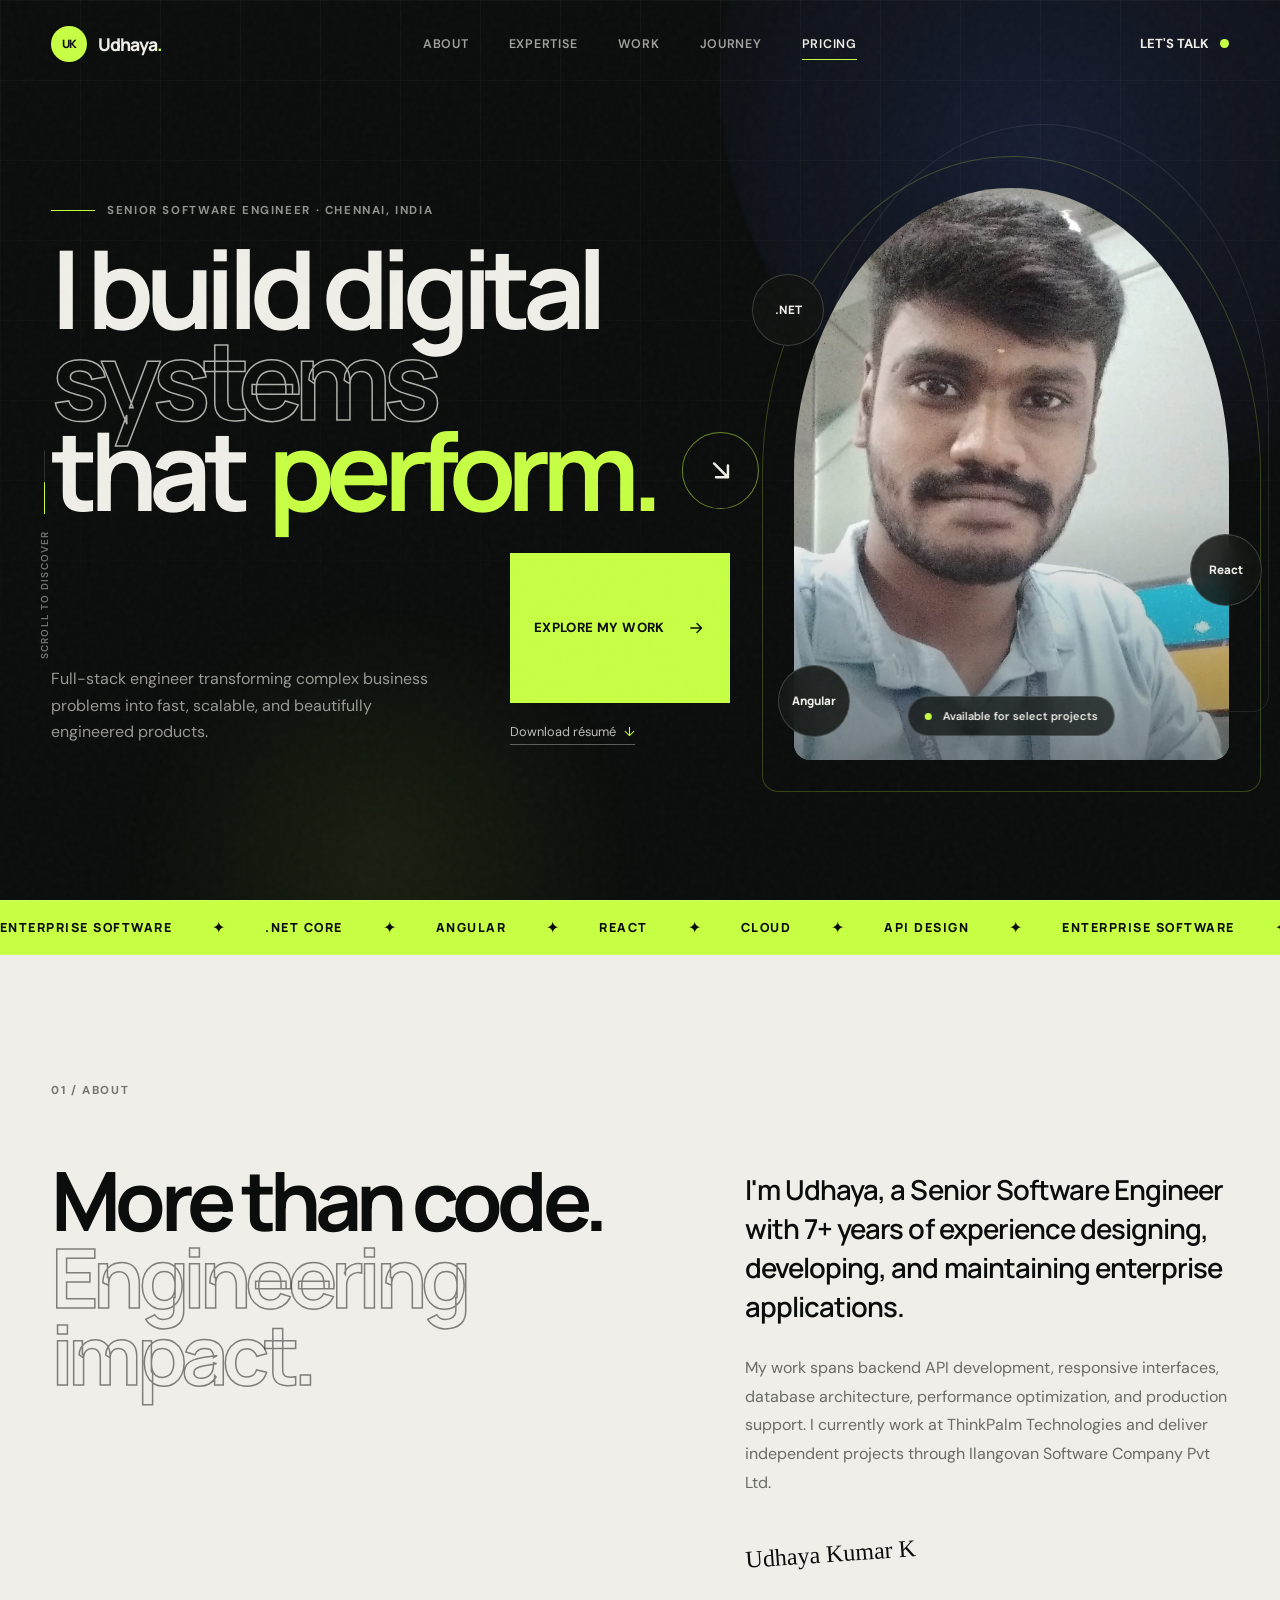
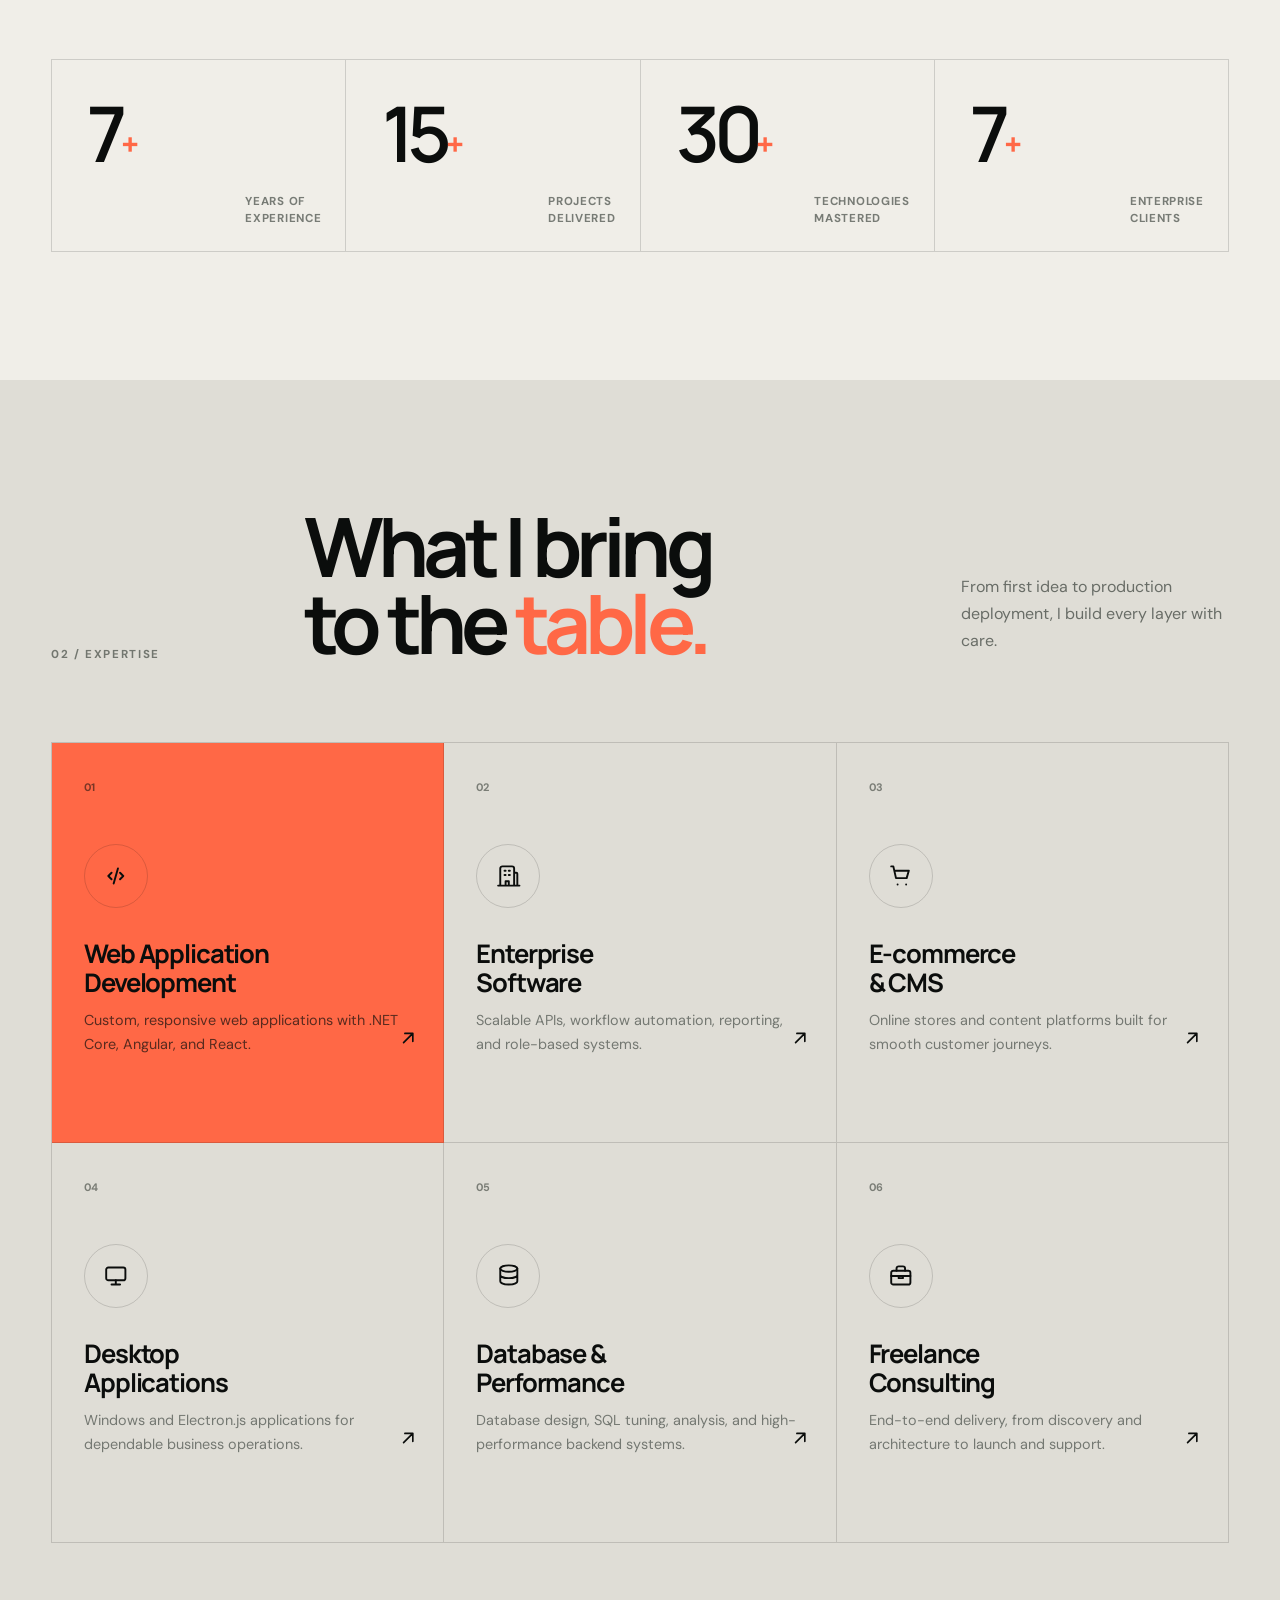
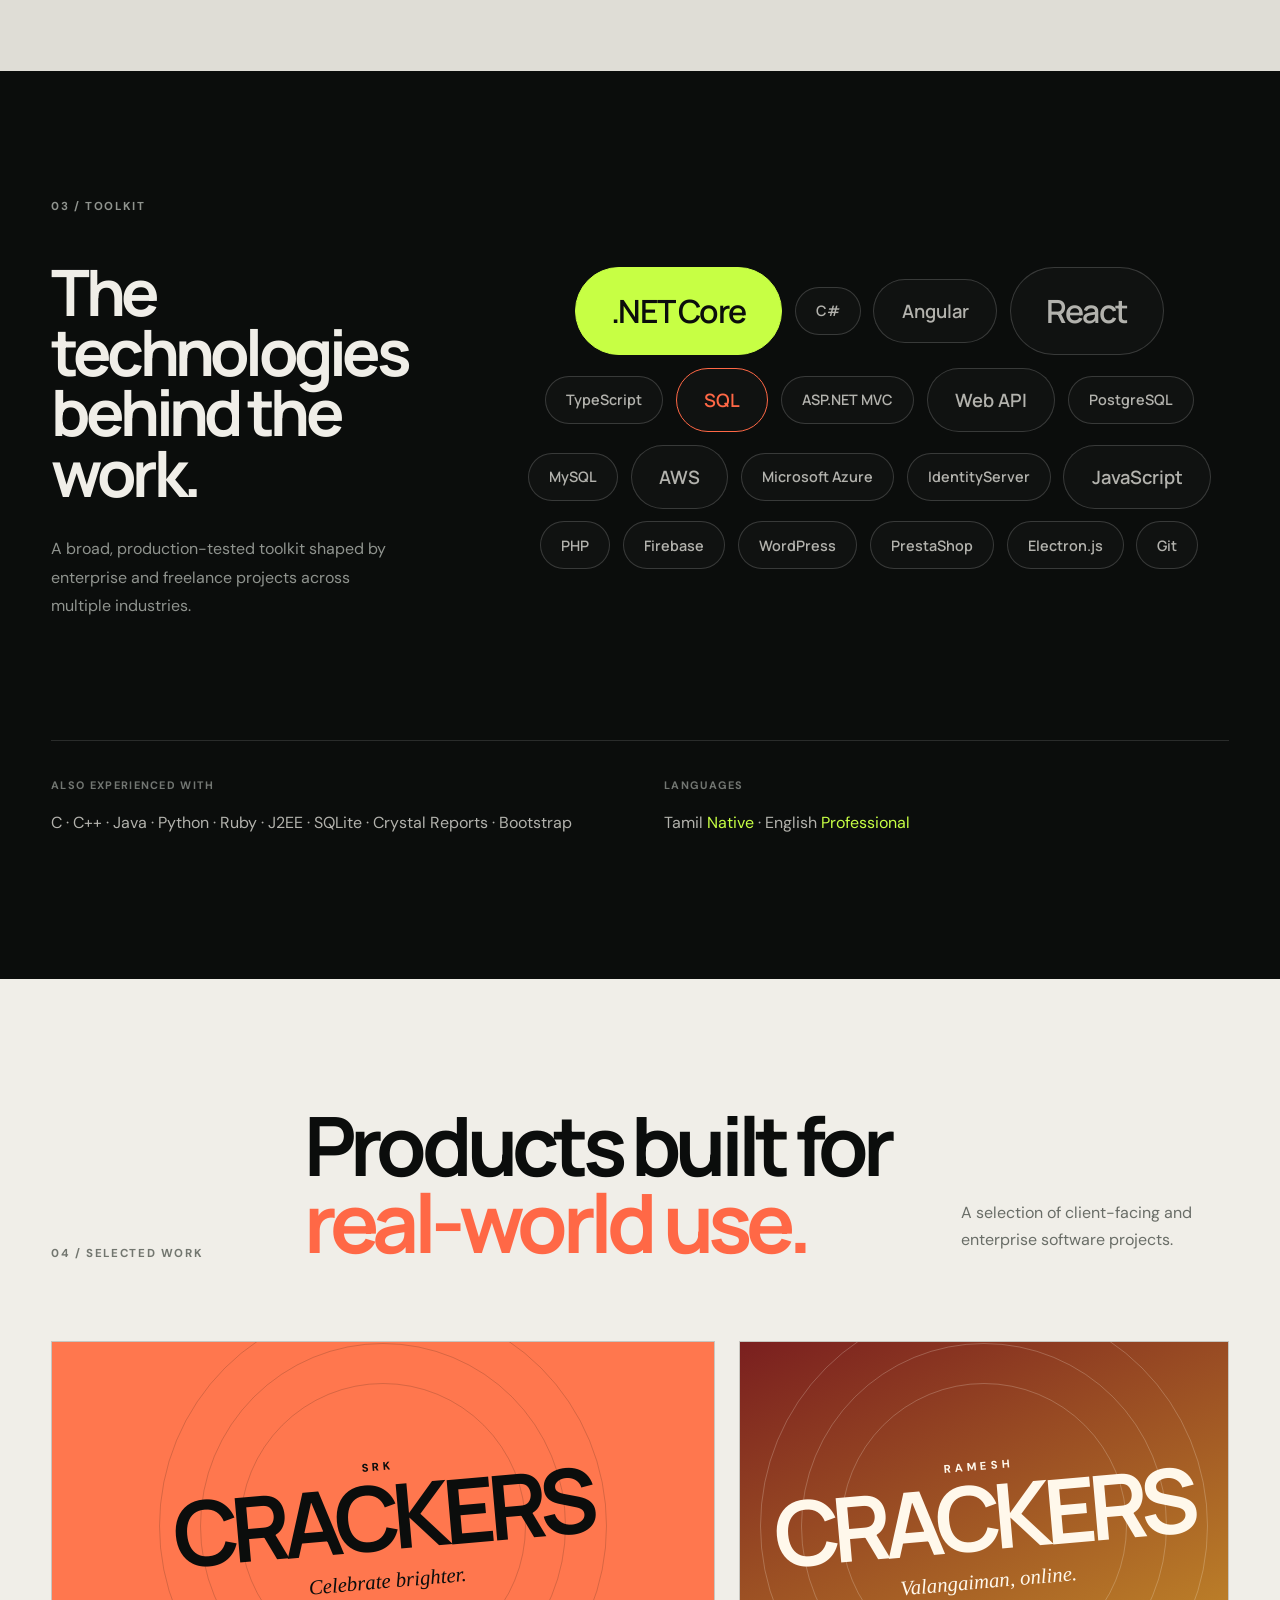
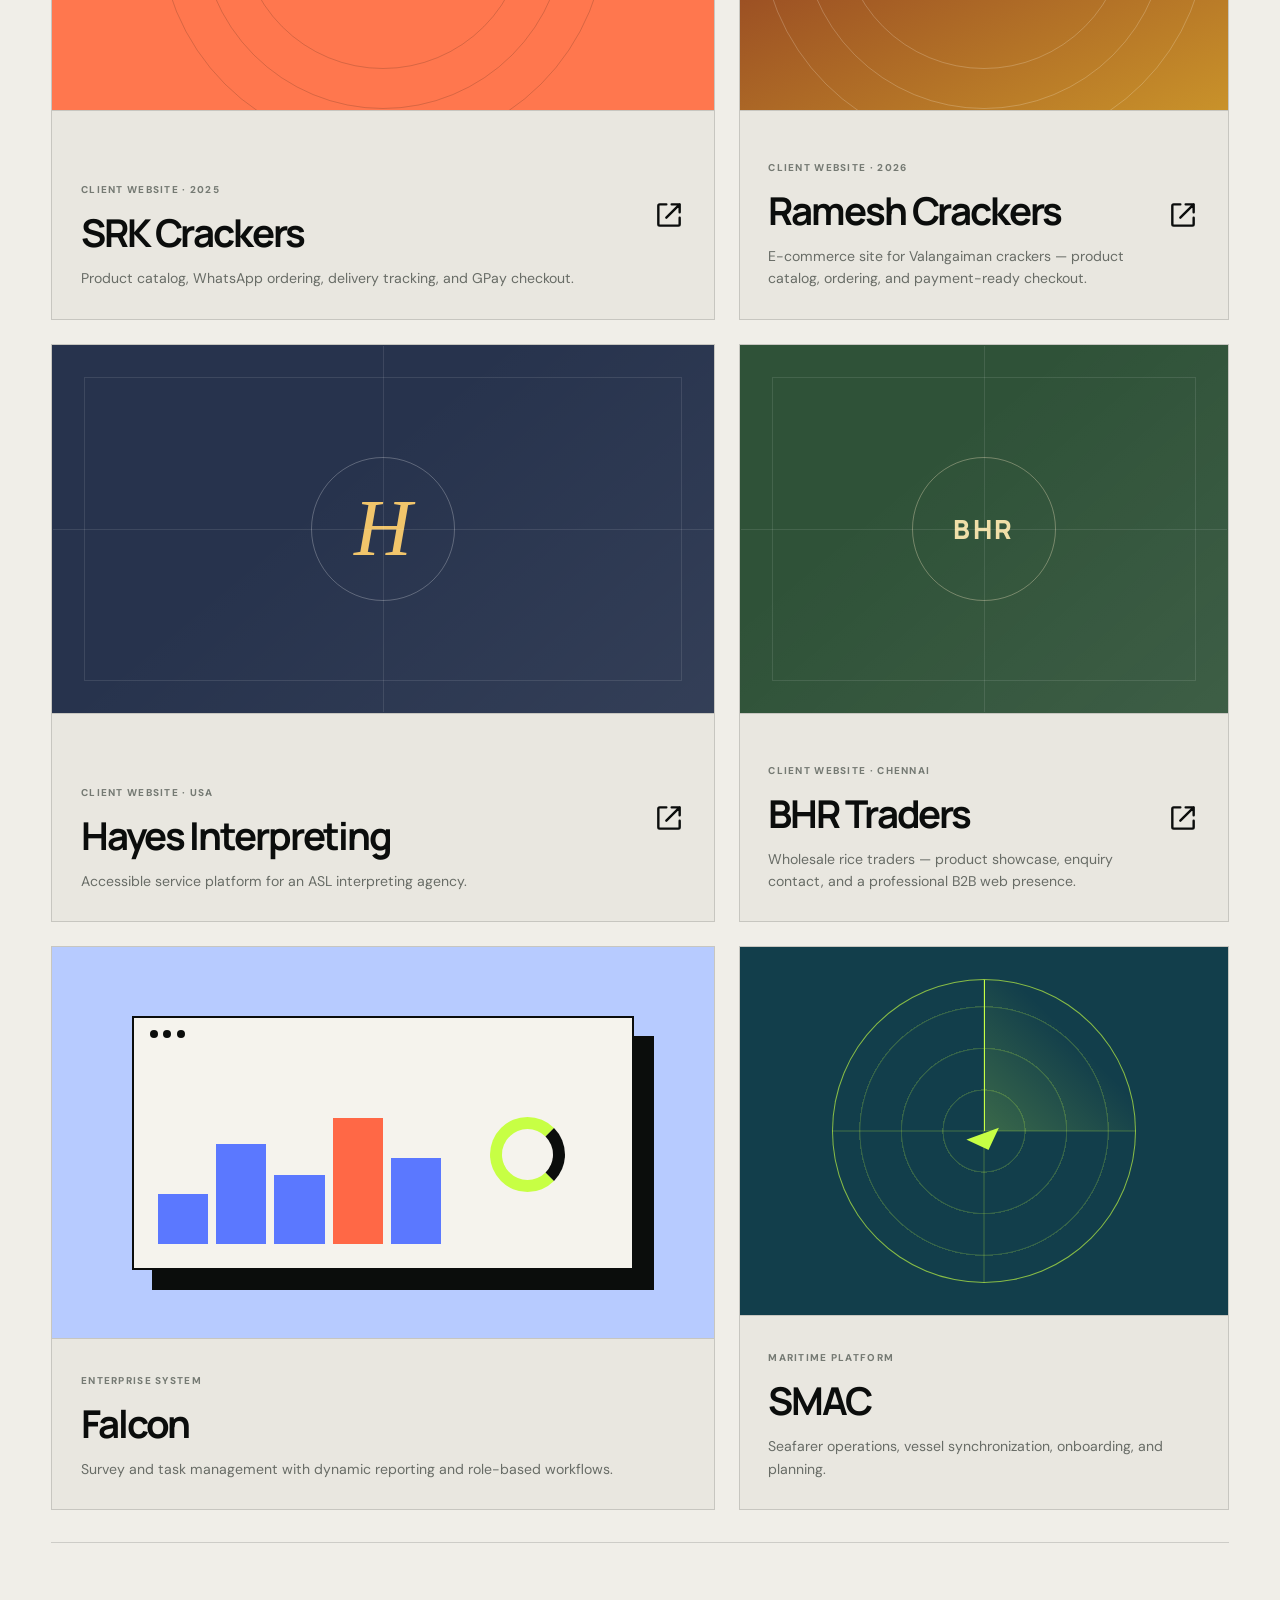
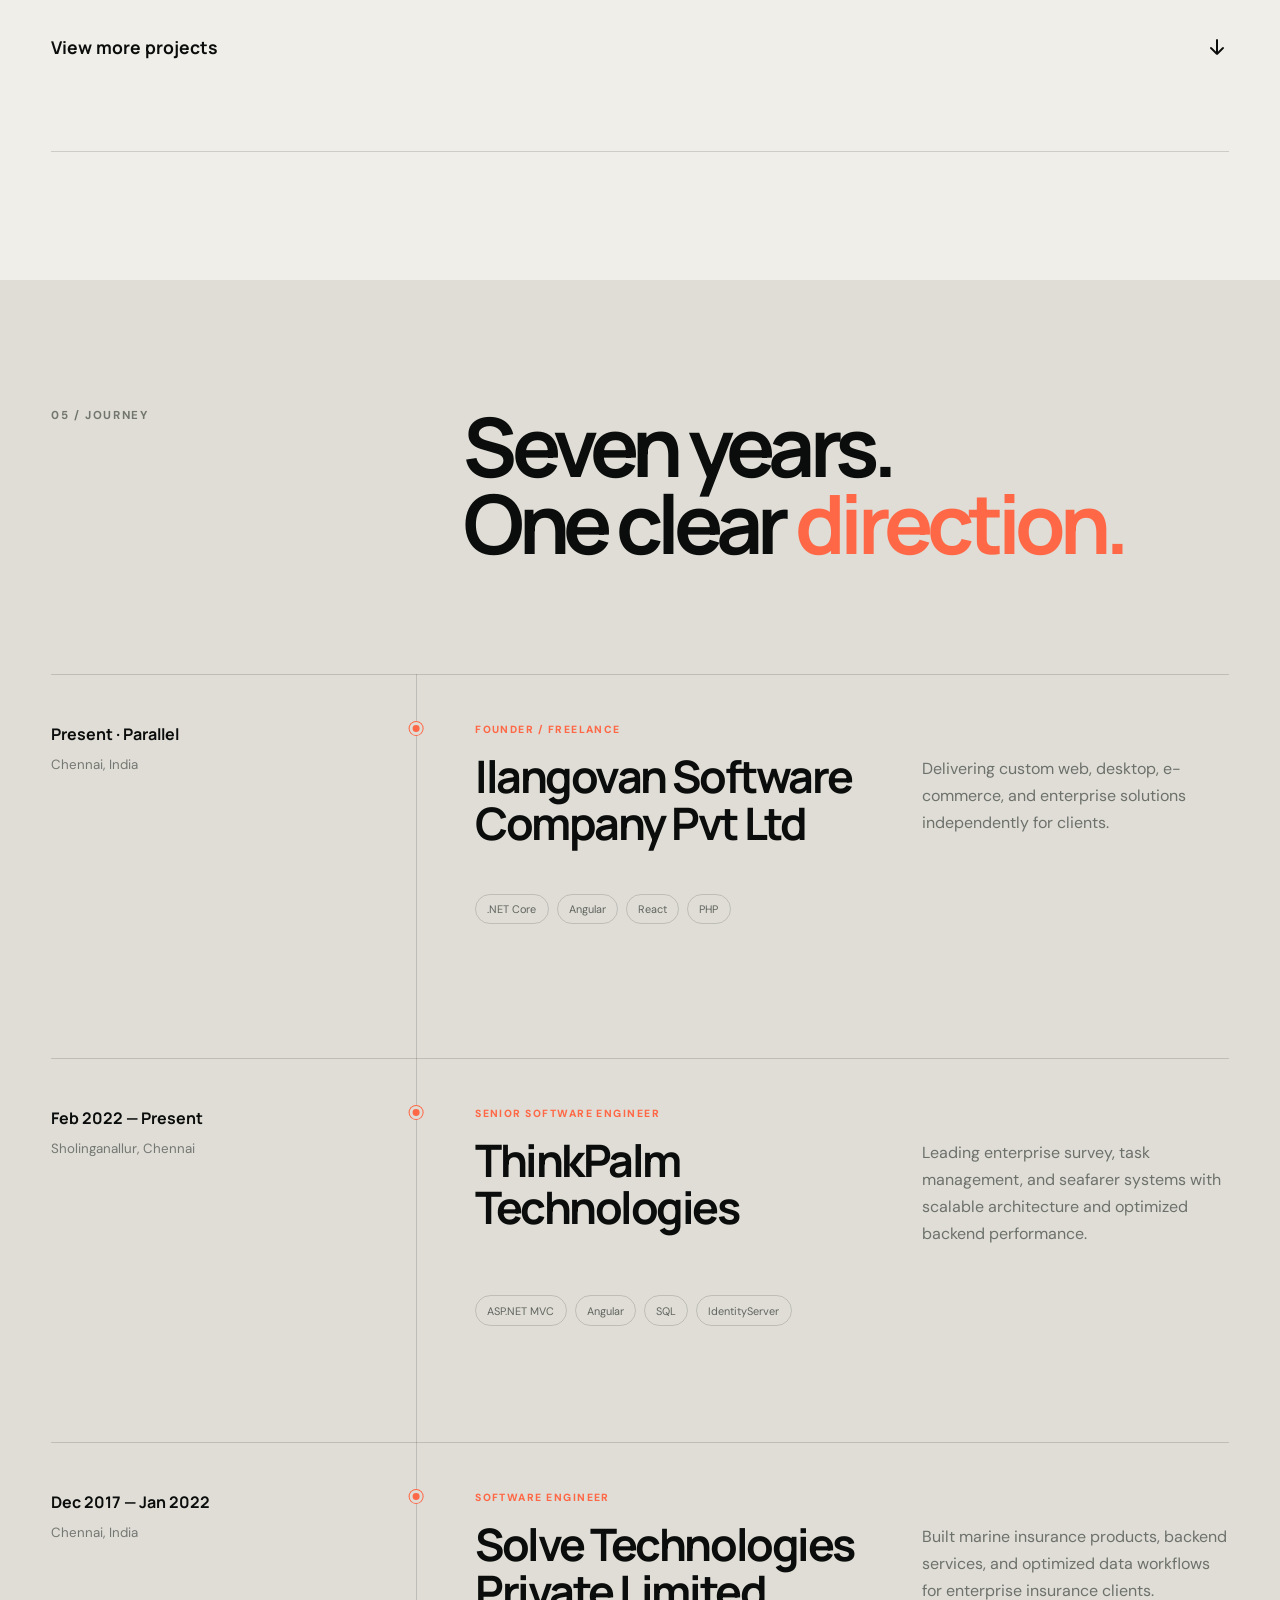
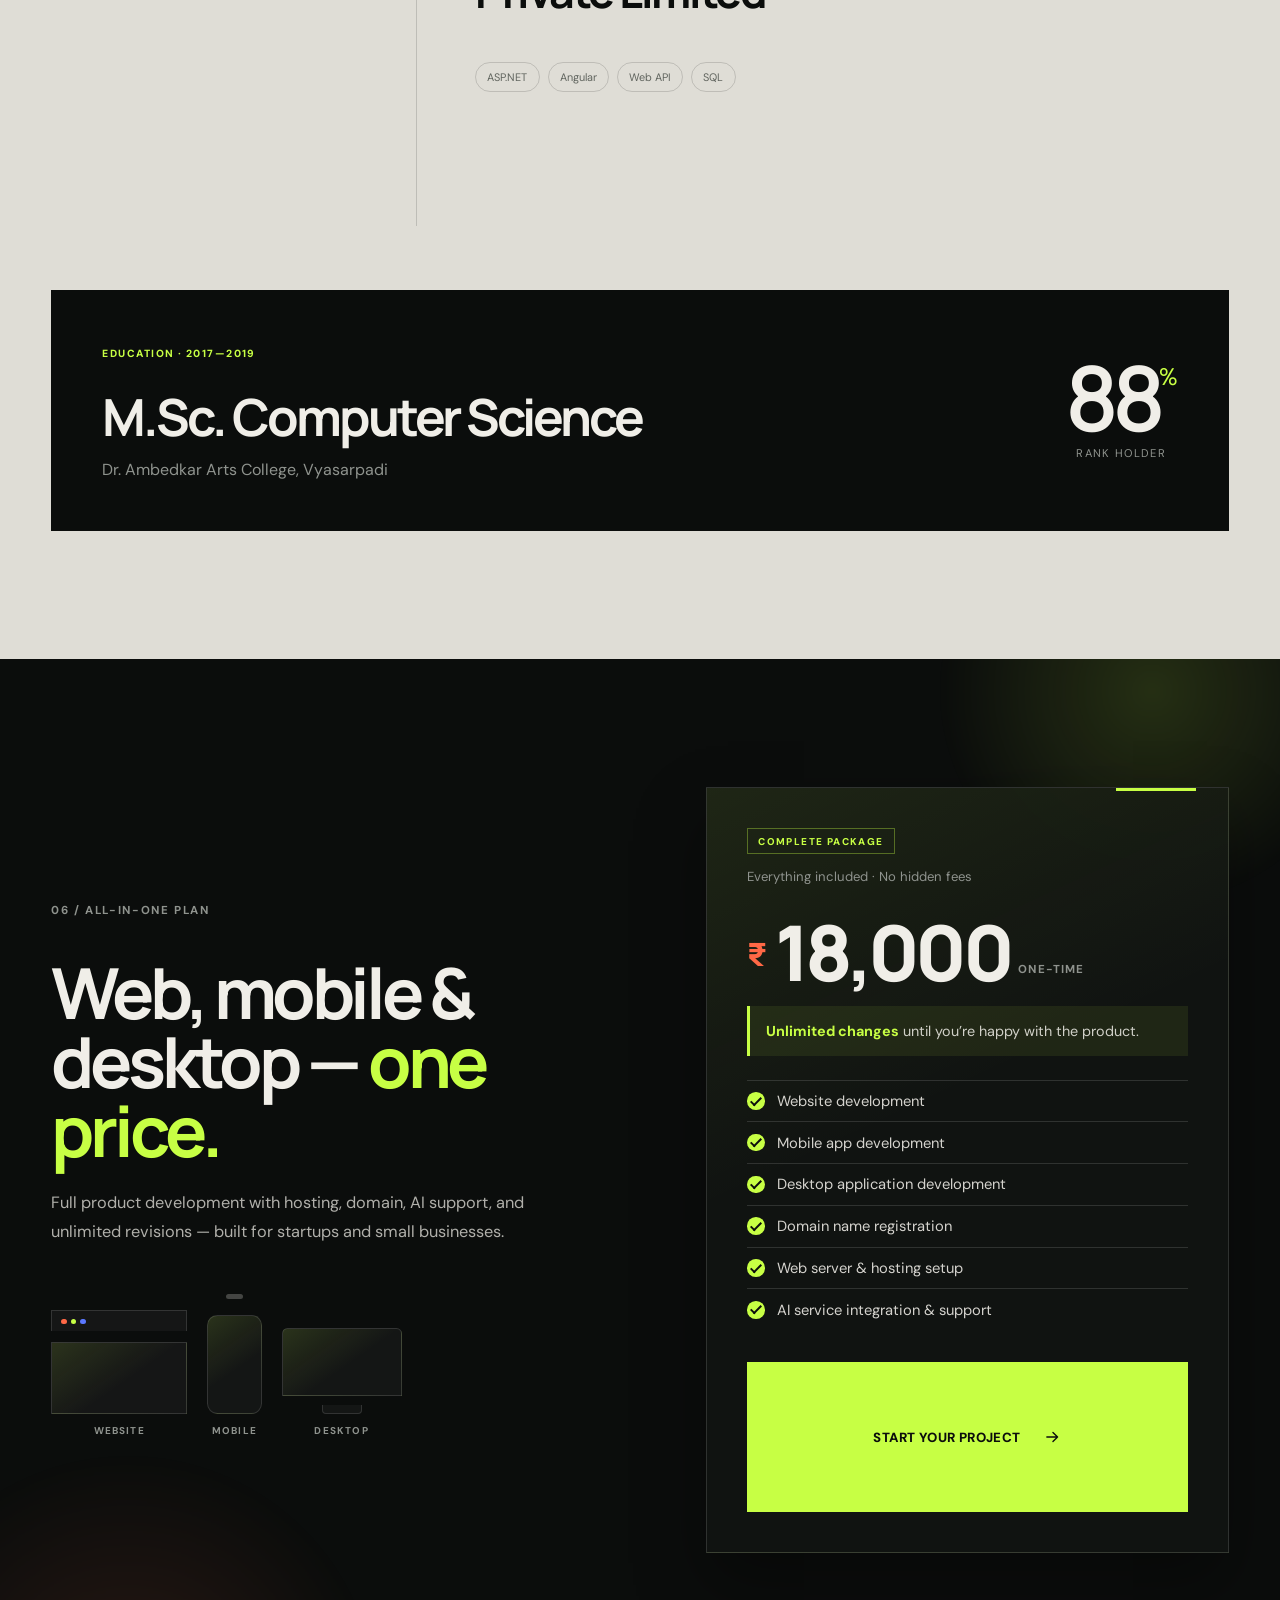
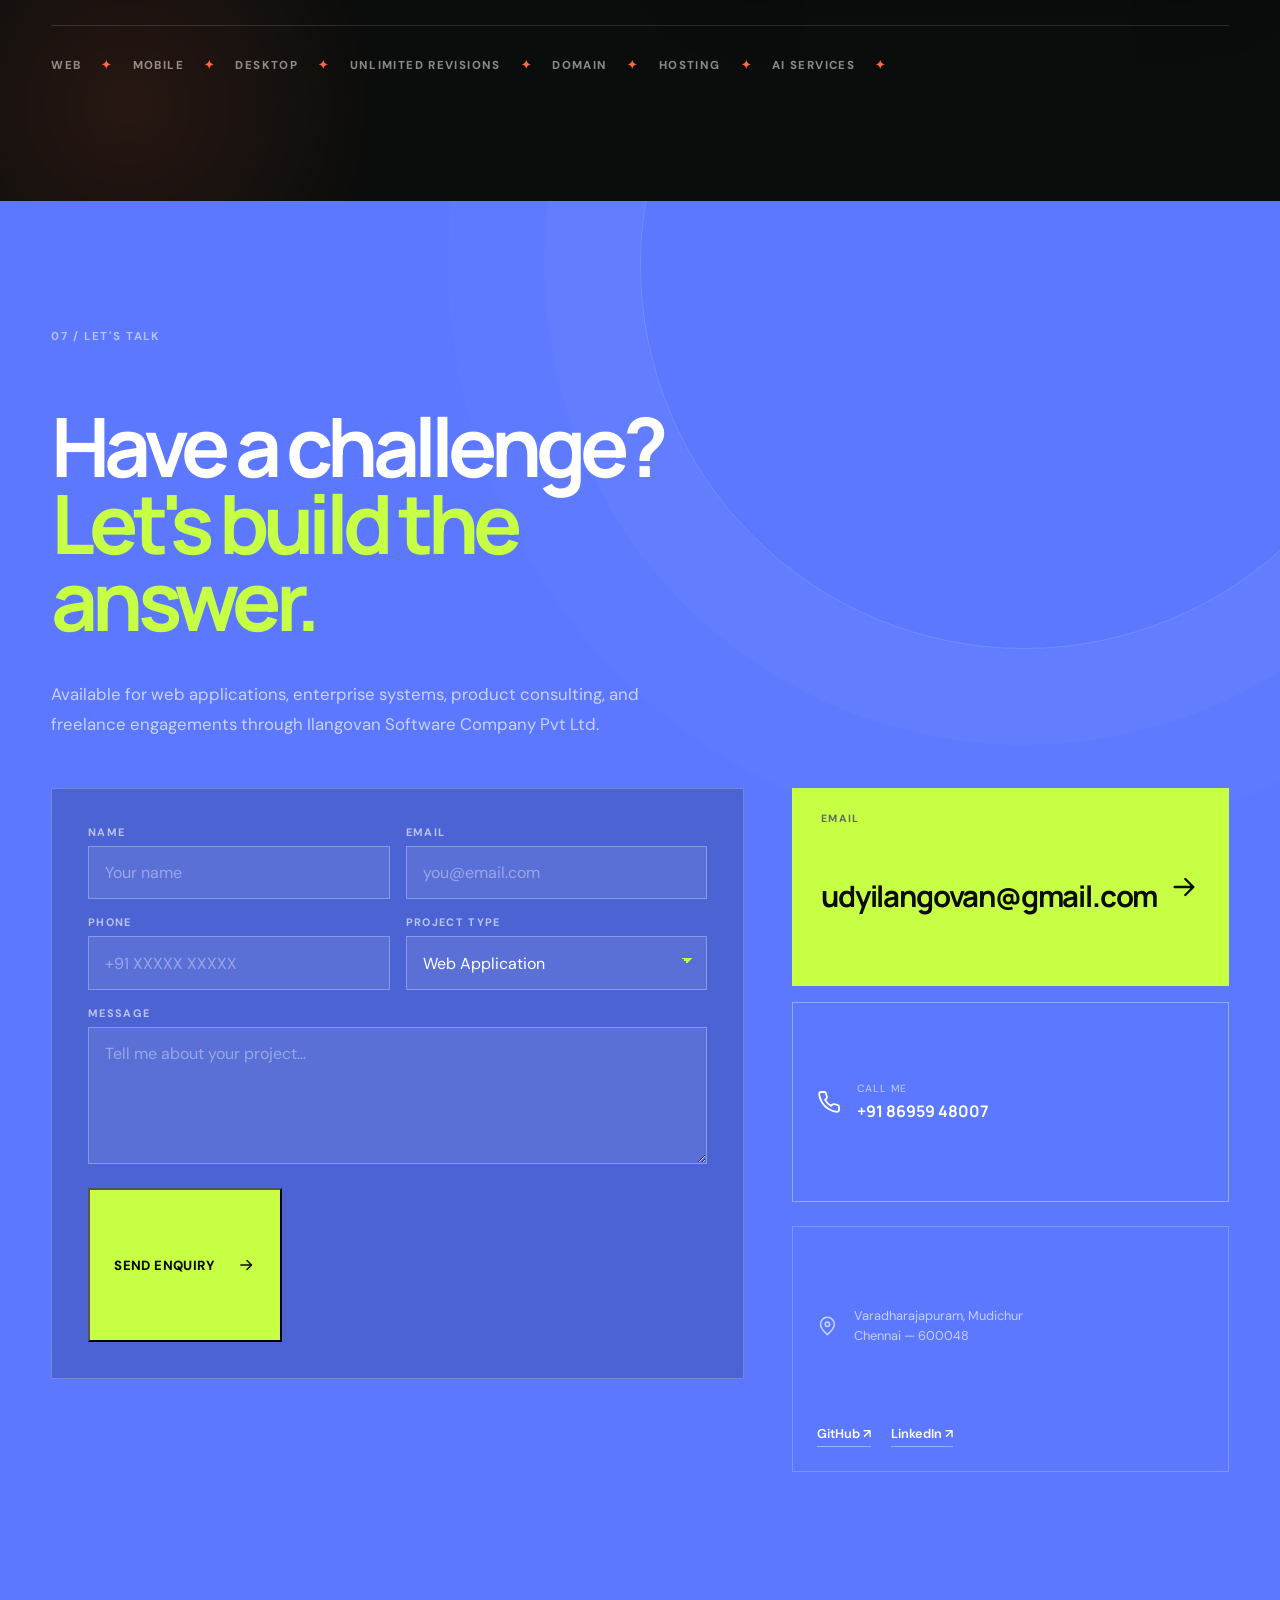
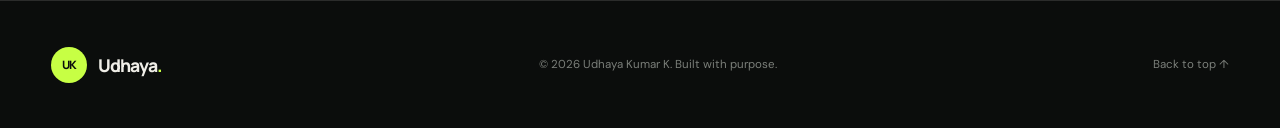
<file: index.html>
<!doctype html>
<html lang="en">
  <head>
    <meta charset="UTF-8" />
    <meta name="viewport" content="width=device-width, initial-scale=1.0" />
    <!-- Google tag (gtag.js) -->
    <script async src="https://www.googletagmanager.com/gtag/js?id=G-TVQW11ZV34"></script>
    <script>
      window.dataLayer = window.dataLayer || [];
      function gtag() {
        dataLayer.push(arguments);
      }
      gtag("js", new Date());

      gtag("config", "G-TVQW11ZV34");
    </script>
    <meta
      name="description"
      content="Udhaya Kumar K — Senior Software Engineer and Full Stack Developer with 7+ years of experience in .NET, Angular, React, and enterprise software."
    />
    <meta
      name="keywords"
      content="Udhaya Kumar, Full Stack Developer, .NET, Angular, React, Freelance Developer, Chennai"
    />
    <meta name="author" content="Udhaya Kumar K" />
    <meta name="robots" content="index, follow" />
    <meta name="theme-color" content="#0b0d0c" />
    <meta property="og:title" content="Udhaya Kumar K — Senior Software Engineer" />
    <meta
      property="og:description"
      content="I design and build high-performance enterprise software and digital products."
    />
    <meta property="og:type" content="website" />
    <meta property="og:url" content="https://udy8007.github.io/udyilangovan/" />
    <meta
      property="og:image"
      content="https://udy8007.github.io/udyilangovan/assets/profile.jpg"
    />
    <meta name="twitter:card" content="summary_large_image" />
    <title>Udhaya Kumar K — Full Stack Developer</title>
    <link rel="canonical" href="https://udy8007.github.io/udyilangovan/" />
    <link rel="icon" href="assets/favicon.svg" type="image/svg+xml" />
    <link rel="preconnect" href="https://fonts.googleapis.com" />
    <link rel="preconnect" href="https://fonts.gstatic.com" crossorigin />
    <link
      href="https://fonts.googleapis.com/css2?family=DM+Sans:wght@400;500;600;700&family=Manrope:wght@400;500;600;700;800&display=swap"
      rel="stylesheet"
    />
    <link rel="stylesheet" href="styles.css" />
    <script src="script.js" defer></script>
    <script type="application/ld+json">
      {
        "@context": "https://schema.org",
        "@type": "Person",
        "name": "Udhaya Kumar K",
        "url": "https://udy8007.github.io/udyilangovan/",
        "image": "https://udy8007.github.io/udyilangovan/assets/profile.jpg",
        "jobTitle": "Senior Software Engineer & Full Stack Developer",
        "email": "udyilangovan@gmail.com",
        "telephone": "+91-8695948007",
        "address": {
          "@type": "PostalAddress",
          "addressLocality": "Chennai",
          "addressRegion": "Tamil Nadu",
          "addressCountry": "IN"
        },
        "sameAs": [
          "https://github.com/udy8007",
          "https://www.linkedin.com/in/udhayakumar-k"
        ],
        "worksFor": {
          "@type": "Organization",
          "name": "Ilangovan Software Company Pvt Ltd"
        }
      }
    </script>
  </head>
  <body>
    <div class="noise" aria-hidden="true"></div>
    <div class="cursor-glow" aria-hidden="true"></div>

    <svg class="svg-sprite" aria-hidden="true">
      <symbol id="icon-arrow" viewBox="0 0 24 24">
        <path d="M5 12h14M13 6l6 6-6 6" />
      </symbol>
      <symbol id="icon-code" viewBox="0 0 24 24">
        <path d="m8 9-3 3 3 3M16 9l3 3-3 3M14 5l-4 14" />
      </symbol>
      <symbol id="icon-building" viewBox="0 0 24 24">
        <path d="M4 21V5a2 2 0 0 1 2-2h9a2 2 0 0 1 2 2v16M9 21v-4h3v4M8 7h1M12 7h1M8 11h1M12 11h1M17 9h2a1 1 0 0 1 1 1v11M2 21h20" />
      </symbol>
      <symbol id="icon-cart" viewBox="0 0 24 24">
        <path d="M3 3h2l2.5 11h10l2-7H6M9 20h.01M17 20h.01" />
      </symbol>
      <symbol id="icon-monitor" viewBox="0 0 24 24">
        <rect x="3" y="4" width="18" height="12" rx="2" />
        <path d="M8 20h8M12 16v4" />
      </symbol>
      <symbol id="icon-database" viewBox="0 0 24 24">
        <ellipse cx="12" cy="5" rx="8" ry="3" />
        <path d="M4 5v6c0 1.7 3.6 3 8 3s8-1.3 8-3V5M4 11v6c0 1.7 3.6 3 8 3s8-1.3 8-3v-6" />
      </symbol>
      <symbol id="icon-briefcase" viewBox="0 0 24 24">
        <rect x="3" y="7" width="18" height="13" rx="2" />
        <path d="M8 7V5a2 2 0 0 1 2-2h4a2 2 0 0 1 2 2v2M3 12h18M10 12v2h4v-2" />
      </symbol>
      <symbol id="icon-external" viewBox="0 0 24 24">
        <path d="M14 4h6v6M20 4 10 14M20 14v5a1 1 0 0 1-1 1H5a1 1 0 0 1-1-1V5a1 1 0 0 1 1-1h5" />
      </symbol>
      <symbol id="icon-mail" viewBox="0 0 24 24">
        <rect x="3" y="5" width="18" height="14" rx="2" />
        <path d="m3 7 9 6 9-6" />
      </symbol>
      <symbol id="icon-phone" viewBox="0 0 24 24">
        <path d="M22 16.9v3a2 2 0 0 1-2.2 2 19.8 19.8 0 0 1-8.6-3.1 19.5 19.5 0 0 1-6-6A19.8 19.8 0 0 1 2.1 4.2 2 2 0 0 1 4.1 2h3a2 2 0 0 1 2 1.7c.1 1 .4 2 .7 2.8a2 2 0 0 1-.4 2.1L8.1 9.9a16 16 0 0 0 6 6l1.3-1.3a2 2 0 0 1 2.1-.4c.9.3 1.8.6 2.8.7a2 2 0 0 1 1.7 2Z" />
      </symbol>
      <symbol id="icon-pin" viewBox="0 0 24 24">
        <path d="M20 10c0 5-8 12-8 12S4 15 4 10a8 8 0 1 1 16 0Z" />
        <circle cx="12" cy="10" r="2.5" />
      </symbol>
    </svg>

    <header class="site-header">
      <a class="brand" href="#home" aria-label="Udhaya Kumar home">
        <span class="brand-mark">UK</span>
        <span class="brand-text">Udhaya<span>.</span></span>
      </a>
      <nav class="desktop-nav" aria-label="Main navigation">
        <a href="#about">About</a>
        <a href="#expertise">Expertise</a>
        <a href="#work">Work</a>
        <a href="#experience">Journey</a>
        <a href="#pricing">Pricing</a>
      </nav>
      <a class="header-cta" href="#contact">
        Let's talk
        <span class="status-dot"></span>
      </a>
      <button class="menu-toggle" type="button" aria-label="Open menu" aria-expanded="false">
        <span></span><span></span>
      </button>
      <div class="mobile-menu" aria-hidden="true">
        <a href="#about">About</a>
        <a href="#expertise">Expertise</a>
        <a href="#work">Work</a>
        <a href="#experience">Journey</a>
        <a href="#pricing">Pricing</a>
        <a href="#contact">Contact</a>
      </div>
    </header>

    <main>
      <section class="hero" id="home">
        <div class="hero-grid" aria-hidden="true"></div>
        <div class="orb orb-one" aria-hidden="true"></div>
        <div class="orb orb-two" aria-hidden="true"></div>

        <div class="hero-content">
          <div class="eyebrow reveal">
            <span class="eyebrow-line"></span>
            Senior Software Engineer · Chennai, India
          </div>
          <h1 class="hero-title reveal">
            I build digital
            <span class="outline-text">systems</span>
            <span class="title-row">
              that <em>perform.</em>
              <span class="title-arrow">
                <svg><use href="#icon-arrow"></use></svg>
              </span>
            </span>
          </h1>
          <div class="hero-bottom reveal">
            <p>
              Full-stack engineer transforming complex business problems into
              fast, scalable, and beautifully engineered products.
            </p>
            <div class="hero-actions">
              <a class="button button-primary magnetic" href="#work">
                Explore my work
                <svg><use href="#icon-arrow"></use></svg>
              </a>
              <a class="text-link" href="assets/Udhaya-Kumar-Resume.pdf" download>
                Download résumé <span>↓</span>
              </a>
            </div>
          </div>
        </div>

        <div class="hero-portrait reveal">
          <div class="portrait-ring ring-one"></div>
          <div class="portrait-ring ring-two"></div>
          <div class="portrait-card">
            <img
              src="assets/profile.jpg"
              alt="Udhaya Kumar K, Senior Software Engineer"
              width="700"
              height="850"
            />
            <span class="portrait-label">Available for select projects</span>
          </div>
          <div class="tech-float tech-float-one">.NET</div>
          <div class="tech-float tech-float-two">React</div>
          <div class="tech-float tech-float-three">Angular</div>
        </div>

        <div class="scroll-cue">
          <span>Scroll to discover</span>
          <div class="scroll-line"></div>
        </div>
      </section>

      <section class="ticker" aria-label="Core technologies">
        <div class="ticker-track">
          <span>ENTERPRISE SOFTWARE</span><i>✦</i>
          <span>.NET CORE</span><i>✦</i>
          <span>ANGULAR</span><i>✦</i>
          <span>REACT</span><i>✦</i>
          <span>CLOUD</span><i>✦</i>
          <span>API DESIGN</span><i>✦</i>
          <span>ENTERPRISE SOFTWARE</span><i>✦</i>
          <span>.NET CORE</span><i>✦</i>
          <span>ANGULAR</span><i>✦</i>
          <span>REACT</span><i>✦</i>
          <span>CLOUD</span><i>✦</i>
          <span>API DESIGN</span><i>✦</i>
        </div>
      </section>

      <section class="about section" id="about">
        <div class="section-index reveal">01 / ABOUT</div>
        <div class="about-layout">
          <div class="about-heading reveal">
            <h2>More than code.<br /><span>Engineering impact.</span></h2>
          </div>
          <div class="about-copy reveal">
            <p class="large-copy">
              I'm Udhaya, a Senior Software Engineer with 7+ years of experience
              designing, developing, and maintaining enterprise applications.
            </p>
            <p>
              My work spans backend API development, responsive interfaces,
              database architecture, performance optimization, and production
              support. I currently work at ThinkPalm Technologies and deliver
              independent projects through Ilangovan Software Company Pvt Ltd.
            </p>
            <div class="signature">Udhaya Kumar K</div>
          </div>
        </div>
        <div class="stats-grid">
          <article class="stat-card reveal">
            <strong data-count="7">0</strong><sup>+</sup>
            <span>Years of<br />experience</span>
          </article>
          <article class="stat-card reveal">
            <strong data-count="15">0</strong><sup>+</sup>
            <span>Projects<br />delivered</span>
          </article>
          <article class="stat-card reveal">
            <strong data-count="30">0</strong><sup>+</sup>
            <span>Technologies<br />mastered</span>
          </article>
          <article class="stat-card reveal">
            <strong data-count="7">0</strong><sup>+</sup>
            <span>Enterprise<br />clients</span>
          </article>
        </div>
      </section>

      <section class="expertise section" id="expertise">
        <div class="section-top reveal">
          <div class="section-index">02 / EXPERTISE</div>
          <h2>What I bring<br />to the <em>table.</em></h2>
          <p>From first idea to production deployment, I build every layer with care.</p>
        </div>
        <div class="services-grid">
          <article class="service-card service-featured reveal">
            <span class="service-number">01</span>
            <div class="service-icon"><svg><use href="#icon-code"></use></svg></div>
            <h3>Web Application<br />Development</h3>
            <p>Custom, responsive web applications with .NET Core, Angular, and React.</p>
            <div class="service-arrow"><svg><use href="#icon-arrow"></use></svg></div>
          </article>
          <article class="service-card reveal">
            <span class="service-number">02</span>
            <div class="service-icon"><svg><use href="#icon-building"></use></svg></div>
            <h3>Enterprise<br />Software</h3>
            <p>Scalable APIs, workflow automation, reporting, and role-based systems.</p>
            <div class="service-arrow"><svg><use href="#icon-arrow"></use></svg></div>
          </article>
          <article class="service-card reveal">
            <span class="service-number">03</span>
            <div class="service-icon"><svg><use href="#icon-cart"></use></svg></div>
            <h3>E-commerce<br />& CMS</h3>
            <p>Online stores and content platforms built for smooth customer journeys.</p>
            <div class="service-arrow"><svg><use href="#icon-arrow"></use></svg></div>
          </article>
          <article class="service-card reveal">
            <span class="service-number">04</span>
            <div class="service-icon"><svg><use href="#icon-monitor"></use></svg></div>
            <h3>Desktop<br />Applications</h3>
            <p>Windows and Electron.js applications for dependable business operations.</p>
            <div class="service-arrow"><svg><use href="#icon-arrow"></use></svg></div>
          </article>
          <article class="service-card reveal">
            <span class="service-number">05</span>
            <div class="service-icon"><svg><use href="#icon-database"></use></svg></div>
            <h3>Database &<br />Performance</h3>
            <p>Database design, SQL tuning, analysis, and high-performance backend systems.</p>
            <div class="service-arrow"><svg><use href="#icon-arrow"></use></svg></div>
          </article>
          <article class="service-card reveal">
            <span class="service-number">06</span>
            <div class="service-icon"><svg><use href="#icon-briefcase"></use></svg></div>
            <h3>Freelance<br />Consulting</h3>
            <p>End-to-end delivery, from discovery and architecture to launch and support.</p>
            <div class="service-arrow"><svg><use href="#icon-arrow"></use></svg></div>
          </article>
        </div>
      </section>

      <section class="skills section" id="skills">
        <div class="skills-intro reveal">
          <div class="section-index">03 / TOOLKIT</div>
          <h2>The technologies<br />behind the work.</h2>
          <p>
            A broad, production-tested toolkit shaped by enterprise and freelance
            projects across multiple industries.
          </p>
        </div>
        <div class="skill-cloud reveal" aria-label="Technical skills">
          <span class="skill skill-large accent">.NET Core</span>
          <span class="skill">C#</span>
          <span class="skill skill-medium">Angular</span>
          <span class="skill skill-large">React</span>
          <span class="skill">TypeScript</span>
          <span class="skill skill-medium accent-outline">SQL</span>
          <span class="skill">ASP.NET MVC</span>
          <span class="skill skill-medium">Web API</span>
          <span class="skill">PostgreSQL</span>
          <span class="skill">MySQL</span>
          <span class="skill skill-medium">AWS</span>
          <span class="skill">Microsoft Azure</span>
          <span class="skill">IdentityServer</span>
          <span class="skill skill-medium">JavaScript</span>
          <span class="skill">PHP</span>
          <span class="skill">Firebase</span>
          <span class="skill">WordPress</span>
          <span class="skill">PrestaShop</span>
          <span class="skill">Electron.js</span>
          <span class="skill">Git</span>
        </div>
        <div class="skills-footer reveal">
          <div>
            <span>Also experienced with</span>
            <p>C · C++ · Java · Python · Ruby · J2EE · SQLite · Crystal Reports · Bootstrap</p>
          </div>
          <div class="language-box">
            <span>Languages</span>
            <p>Tamil <i>Native</i> · English <i>Professional</i></p>
          </div>
        </div>
      </section>

      <section class="work section" id="work">
        <div class="section-top work-heading reveal">
          <div class="section-index">04 / SELECTED WORK</div>
          <h2>Products built for<br /><em>real-world use.</em></h2>
          <p>A selection of client-facing and enterprise software projects.</p>
        </div>
        <div class="project-grid">
          <a
            class="project-card project-large project-crackers reveal"
            href="https://www.srkcrackers.in/"
            target="_blank"
            rel="noreferrer"
          >
            <div class="project-visual">
              <span class="project-shape shape-sun"></span>
              <span class="project-mockup">
                <small>SRK</small>
                <b>CRACKERS</b>
                <i>Celebrate brighter.</i>
              </span>
            </div>
            <div class="project-info">
              <div>
                <span>CLIENT WEBSITE · 2025</span>
                <h3>SRK Crackers</h3>
                <p>Product catalog, WhatsApp ordering, delivery tracking, and GPay checkout.</p>
              </div>
              <svg><use href="#icon-external"></use></svg>
            </div>
          </a>

          <a
            class="project-card project-ramesh reveal"
            href="http://rameshcrackers.shop/"
            target="_blank"
            rel="noreferrer"
          >
            <div class="project-visual">
              <span class="project-shape shape-sun"></span>
              <span class="project-mockup">
                <small>RAMESH</small>
                <b>CRACKERS</b>
                <i>Valangaiman, online.</i>
              </span>
            </div>
            <div class="project-info">
              <div>
                <span>CLIENT WEBSITE · 2026</span>
                <h3>Ramesh Crackers</h3>
                <p>
                  E-commerce site for Valangaiman crackers — product catalog, ordering,
                  and payment-ready checkout.
                </p>
              </div>
              <svg><use href="#icon-external"></use></svg>
            </div>
          </a>

          <a
            class="project-card project-tall project-hayes reveal"
            href="https://www.hayesinterpretingservices.com/"
            target="_blank"
            rel="noreferrer"
          >
            <div class="project-visual">
              <span class="hands-mark">H</span>
              <div class="project-lines"></div>
            </div>
            <div class="project-info">
              <div>
                <span>CLIENT WEBSITE · USA</span>
                <h3>Hayes Interpreting</h3>
                <p>Accessible service platform for an ASL interpreting agency.</p>
              </div>
              <svg><use href="#icon-external"></use></svg>
            </div>
          </a>

          <a
            class="project-card project-bhr reveal"
            href="https://www.bhrtraders.com/"
            target="_blank"
            rel="noreferrer"
          >
            <div class="project-visual">
              <span class="bhr-mark">BHR</span>
              <div class="project-lines"></div>
            </div>
            <div class="project-info">
              <div>
                <span>CLIENT WEBSITE · CHENNAI</span>
                <h3>BHR Traders</h3>
                <p>
                  Wholesale rice traders — product showcase, enquiry contact, and a
                  professional B2B web presence.
                </p>
              </div>
              <svg><use href="#icon-external"></use></svg>
            </div>
          </a>

          <article class="project-card project-falcon reveal">
            <div class="project-visual dashboard-visual">
              <div class="dashboard-window">
                <span></span><span></span><span></span>
                <div class="chart-bars"><i></i><i></i><i></i><i></i><i></i></div>
                <div class="chart-ring"></div>
              </div>
            </div>
            <div class="project-info">
              <div>
                <span>ENTERPRISE SYSTEM</span>
                <h3>Falcon</h3>
                <p>Survey and task management with dynamic reporting and role-based workflows.</p>
              </div>
            </div>
          </article>

          <article class="project-card project-smac reveal">
            <div class="project-visual ocean-visual">
              <div class="radar"><i></i></div>
              <div class="ship">◢</div>
            </div>
            <div class="project-info">
              <div>
                <span>MARITIME PLATFORM</span>
                <h3>SMAC</h3>
                <p>Seafarer operations, vessel synchronization, onboarding, and planning.</p>
              </div>
            </div>
          </article>
        </div>
        <details class="more-work reveal">
          <summary>
            <span>View more projects</span>
            <svg><use href="#icon-arrow"></use></svg>
          </summary>
          <div class="more-project-grid">
            <article>
              <span>INSURANCE</span>
              <h4>Marine Insurance Platform</h4>
              <p>Policy and claims processing for GEICO and California Mutual.</p>
              <small>ASP.NET · Angular · SQL</small>
            </article>
            <article>
              <span>HEALTHCARE</span>
              <h4>Hospital EMR System</h4>
              <p>Patient records, appointments, and clinical workflow management.</p>
              <small>Angular · Web API · SQL</small>
            </article>
            <article>
              <span>EDUCATION</span>
              <h4>School Management System</h4>
              <p>Student records, attendance, fees, and academic administration.</p>
              <small>.NET · React · MySQL</small>
            </article>
            <article>
              <span>MOBILE</span>
              <h4>Attendance Assistant</h4>
              <p>Field-team attendance and workforce management application.</p>
              <small>Android · Java · Firebase</small>
            </article>
          </div>
        </details>
      </section>

      <section class="experience section" id="experience">
        <div class="experience-heading reveal">
          <div class="section-index">05 / JOURNEY</div>
          <h2>Seven years.<br />One clear <em>direction.</em></h2>
        </div>
        <div class="timeline">
          <article class="timeline-item reveal">
            <div class="timeline-meta">
              <span>Present · Parallel</span>
              <small>Chennai, India</small>
            </div>
            <div class="timeline-marker"><span></span></div>
            <div class="timeline-content">
              <span class="job-type">FOUNDER / FREELANCE</span>
              <h3>Ilangovan Software<br />Company Pvt Ltd</h3>
              <p>
                Delivering custom web, desktop, e-commerce, and enterprise
                solutions independently for clients.
              </p>
              <div class="tag-row">
                <span>.NET Core</span><span>Angular</span><span>React</span><span>PHP</span>
              </div>
            </div>
          </article>
          <article class="timeline-item reveal">
            <div class="timeline-meta">
              <span>Feb 2022 — Present</span>
              <small>Sholinganallur, Chennai</small>
            </div>
            <div class="timeline-marker"><span></span></div>
            <div class="timeline-content">
              <span class="job-type">SENIOR SOFTWARE ENGINEER</span>
              <h3>ThinkPalm<br />Technologies</h3>
              <p>
                Leading enterprise survey, task management, and seafarer systems
                with scalable architecture and optimized backend performance.
              </p>
              <div class="tag-row">
                <span>ASP.NET MVC</span><span>Angular</span><span>SQL</span><span>IdentityServer</span>
              </div>
            </div>
          </article>
          <article class="timeline-item reveal">
            <div class="timeline-meta">
              <span>Dec 2017 — Jan 2022</span>
              <small>Chennai, India</small>
            </div>
            <div class="timeline-marker"><span></span></div>
            <div class="timeline-content">
              <span class="job-type">SOFTWARE ENGINEER</span>
              <h3>Solve Technologies<br />Private Limited</h3>
              <p>
                Built marine insurance products, backend services, and optimized
                data workflows for enterprise insurance clients.
              </p>
              <div class="tag-row">
                <span>ASP.NET</span><span>Angular</span><span>Web API</span><span>SQL</span>
              </div>
            </div>
          </article>
        </div>

        <div class="education-card reveal">
          <div>
            <span class="education-label">EDUCATION · 2017—2019</span>
            <h3>M.Sc. Computer Science</h3>
            <p>Dr. Ambedkar Arts College, Vyasarpadi</p>
          </div>
          <div class="score">
            <strong>88</strong><sup>%</sup>
            <span>Rank holder</span>
          </div>
        </div>
      </section>

      <section class="pricing section" id="pricing" aria-labelledby="pricing-heading">
        <div class="pricing-orb pricing-orb-one" aria-hidden="true"></div>
        <div class="pricing-orb pricing-orb-two" aria-hidden="true"></div>

        <div class="pricing-layout">
          <div class="pricing-intro reveal">
            <div class="section-index">06 / ALL-IN-ONE PLAN</div>
            <h2 id="pricing-heading">
              Web, mobile &amp; desktop — <em>one price.</em>
            </h2>
            <p>
              Full product development with hosting, domain, AI support, and
              unlimited revisions — built for startups and small businesses.
            </p>

            <div class="pricing-devices" aria-hidden="true">
              <figure class="device device-web">
                <span class="device-bar"><i></i><i></i><i></i></span>
                <span class="device-screen"></span>
                <figcaption>Website</figcaption>
              </figure>
              <figure class="device device-mobile">
                <span class="device-notch"></span>
                <span class="device-screen"></span>
                <figcaption>Mobile</figcaption>
              </figure>
              <figure class="device device-desktop">
                <span class="device-screen"></span>
                <span class="device-stand"></span>
                <figcaption>Desktop</figcaption>
              </figure>
            </div>
          </div>

          <article class="pricing-card reveal">
            <div class="pricing-card-top">
              <span class="pricing-badge">Complete package</span>
              <p class="pricing-tagline">Everything included · No hidden fees</p>
            </div>

            <div class="pricing-price" aria-label="Price eighteen thousand rupees">
              <span class="pricing-currency">₹</span>
              <span class="pricing-amount">18,000</span>
              <span class="pricing-period">one-time</span>
            </div>

            <p class="pricing-highlight">
              <strong>Unlimited changes</strong> until you’re happy with the product.
            </p>

            <ul class="pricing-features">
              <li>
                <span class="pricing-check" aria-hidden="true"></span>
                Website development
              </li>
              <li>
                <span class="pricing-check" aria-hidden="true"></span>
                Mobile app development
              </li>
              <li>
                <span class="pricing-check" aria-hidden="true"></span>
                Desktop application development
              </li>
              <li>
                <span class="pricing-check" aria-hidden="true"></span>
                Domain name registration
              </li>
              <li>
                <span class="pricing-check" aria-hidden="true"></span>
                Web server &amp; hosting setup
              </li>
              <li>
                <span class="pricing-check" aria-hidden="true"></span>
                AI service integration &amp; support
              </li>
            </ul>

            <a class="button button-primary pricing-cta magnetic" href="#contact">
              Start your project
              <svg><use href="#icon-arrow"></use></svg>
            </a>
          </article>
        </div>

        <div class="pricing-strip reveal" aria-label="Included services">
          <span>Web</span><i>✦</i>
          <span>Mobile</span><i>✦</i>
          <span>Desktop</span><i>✦</i>
          <span>Unlimited revisions</span><i>✦</i>
          <span>Domain</span><i>✦</i>
          <span>Hosting</span><i>✦</i>
          <span>AI services</span><i>✦</i>
        </div>
      </section>

      <section class="contact section" id="contact">
        <div class="contact-glow"></div>
        <div class="contact-inner">
          <div class="section-index reveal">07 / LET'S TALK</div>
          <h2 class="reveal">Have a challenge?<br /><span>Let's build the answer.</span></h2>
          <p class="contact-intro reveal">
            Available for web applications, enterprise systems, product consulting,
            and freelance engagements through Ilangovan Software Company Pvt Ltd.
          </p>

          <div class="contact-layout reveal">
            <form class="enquiry-form" id="enquiry-form" novalidate>
              <div class="form-row">
                <label>
                  <span>Name</span>
                  <input type="text" name="name" placeholder="Your name" required autocomplete="name" />
                </label>
                <label>
                  <span>Email</span>
                  <input type="email" name="email" placeholder="you@email.com" required autocomplete="email" />
                </label>
              </div>
              <div class="form-row">
                <label>
                  <span>Phone</span>
                  <input type="tel" name="phone" placeholder="+91 XXXXX XXXXX" autocomplete="tel" />
                </label>
                <label>
                  <span>Project type</span>
                  <select name="project">
                    <option value="Web Application">Web Application</option>
                    <option value="Enterprise Software">Enterprise Software</option>
                    <option value="E-commerce / CMS">E-commerce / CMS</option>
                    <option value="Freelance Consulting">Freelance Consulting</option>
                    <option value="Other">Other</option>
                  </select>
                </label>
              </div>
              <label>
                <span>Message</span>
                <textarea name="message" rows="5" placeholder="Tell me about your project..." required></textarea>
              </label>
              <div class="form-footer">
                <button class="button button-primary" type="submit" id="enquiry-submit">
                  Send enquiry
                  <svg><use href="#icon-arrow"></use></svg>
                </button>
                <p class="form-status" id="enquiry-status" role="status" aria-live="polite"></p>
              </div>
            </form>

            <aside class="contact-aside">
              <a class="contact-mail magnetic" href="mailto:udyilangovan@gmail.com">
                <span>Email</span>
                <strong>udyilangovan@gmail.com</strong>
                <svg><use href="#icon-arrow"></use></svg>
              </a>
              <a class="contact-phone" href="tel:+918695948007">
                <svg><use href="#icon-phone"></use></svg>
                <span><small>Call me</small>+91 86959 48007</span>
              </a>
              <div class="contact-meta">
                <div>
                  <svg><use href="#icon-pin"></use></svg>
                  <span>Varadharajapuram, Mudichur<br />Chennai — 600048</span>
                </div>
                <div class="social-links">
                  <a href="https://github.com/udy8007" target="_blank" rel="noreferrer">GitHub ↗</a>
                  <a href="https://www.linkedin.com/in/udhayakumar-k" target="_blank" rel="noreferrer">LinkedIn ↗</a>
                </div>
              </div>
            </aside>
          </div>
        </div>
      </section>
    </main>

    <footer class="site-footer">
      <a class="brand" href="#home">
        <span class="brand-mark">UK</span>
        <span class="brand-text">Udhaya<span>.</span></span>
      </a>
      <p>© <span id="year"></span> Udhaya Kumar K. Built with purpose.</p>
      <a class="back-top" href="#home">Back to top ↑</a>
    </footer>
  </body>
</html>
</file>
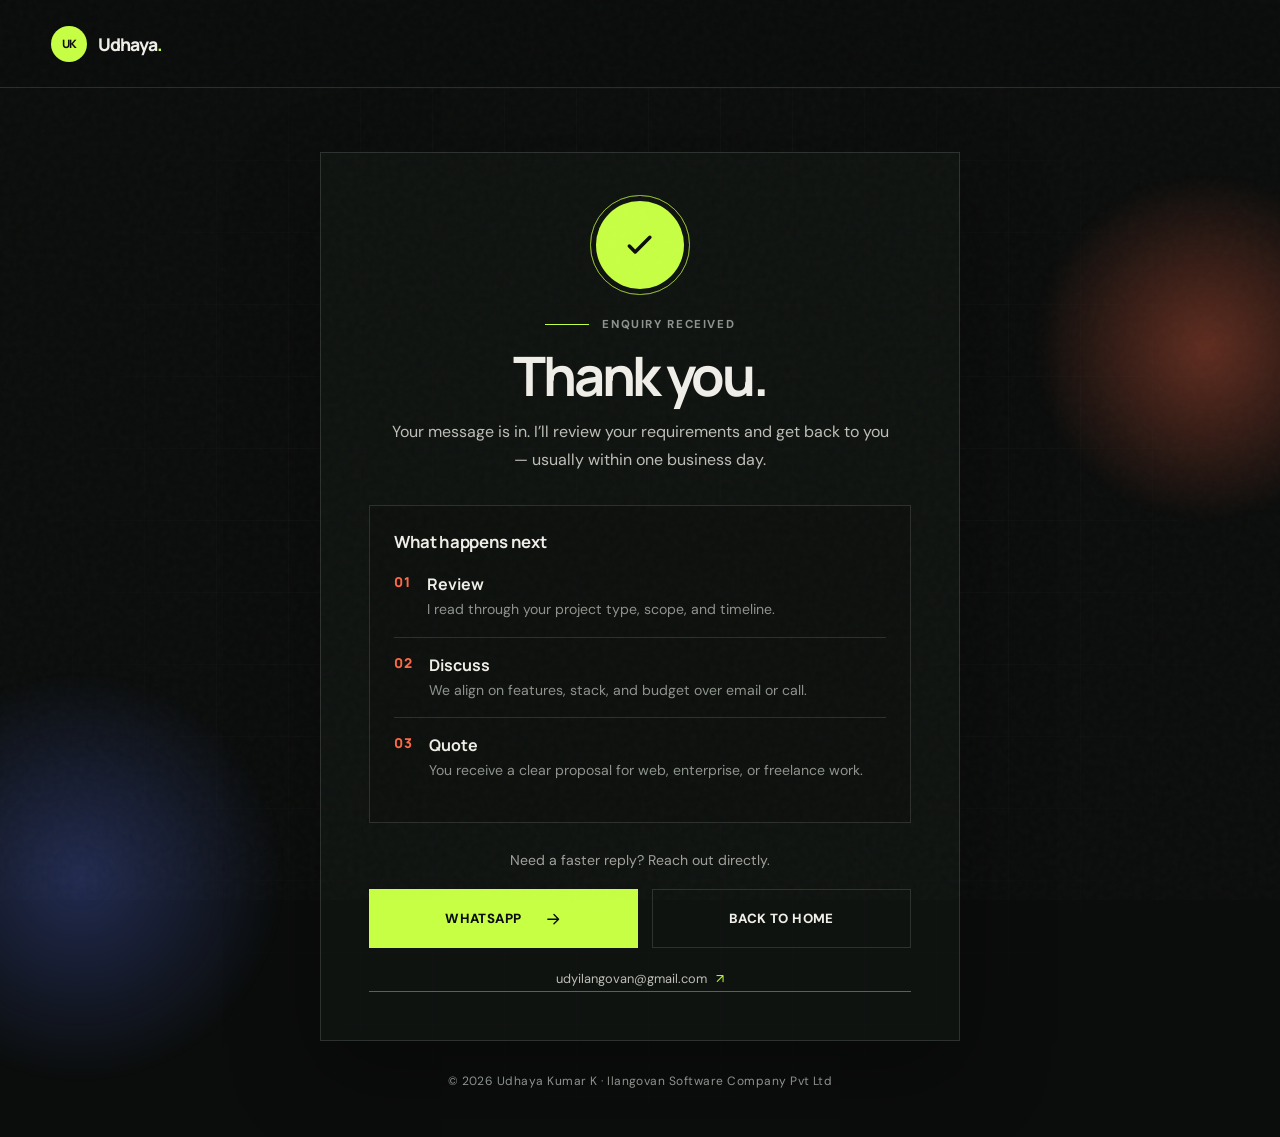
<file: thank-you.html>
<!doctype html>
<html lang="en">
  <head>
    <meta charset="UTF-8" />
    <meta name="viewport" content="width=device-width, initial-scale=1.0" />
    <!-- Google tag (gtag.js) -->
    <script async src="https://www.googletagmanager.com/gtag/js?id=G-TVQW11ZV34"></script>
    <script>
      window.dataLayer = window.dataLayer || [];
      function gtag() {
        dataLayer.push(arguments);
      }
      gtag("js", new Date());
      gtag("config", "G-TVQW11ZV34");
    </script>
    <meta
      name="description"
      content="Thank you for contacting Udhaya Kumar K. Your project enquiry has been received."
    />
    <meta name="robots" content="noindex, follow" />
    <meta name="theme-color" content="#0b0d0c" />
    <title>Thank You | Udhaya Kumar K</title>
    <link rel="icon" href="assets/favicon.svg" type="image/svg+xml" />
    <link rel="preconnect" href="https://fonts.googleapis.com" />
    <link rel="preconnect" href="https://fonts.gstatic.com" crossorigin />
    <link
      href="https://fonts.googleapis.com/css2?family=DM+Sans:wght@400;500;600;700&family=Manrope:wght@400;500;600;700;800&display=swap"
      rel="stylesheet"
    />
    <link rel="stylesheet" href="styles.css" />
  </head>
  <body class="thank-you-page">
    <div class="noise" aria-hidden="true"></div>

    <header class="site-header thank-you-header">
      <a class="brand" href="index.html" aria-label="Back to home">
        <span class="brand-mark">UK</span>
        <span class="brand-text">Udhaya<span>.</span></span>
      </a>
    </header>

    <main class="thank-you-main">
      <div class="thank-you-bg" aria-hidden="true">
        <div class="thank-you-grid"></div>
        <div class="orb orb-one"></div>
        <div class="orb orb-two"></div>
      </div>

      <article class="thank-you-card">
        <div class="thank-you-badge" aria-hidden="true">
          <span class="thank-you-check">
            <svg viewBox="0 0 24 24" aria-hidden="true">
              <path d="M5 13l4 4L19 7" />
            </svg>
          </span>
          <span class="thank-you-ring"></span>
          <span class="thank-you-ring thank-you-ring-delay"></span>
        </div>

        <p class="thank-you-eyebrow">
          <span class="eyebrow-line"></span>
          Enquiry received
        </p>
        <h1>Thank you.</h1>
        <p class="thank-you-lead">
          Your message is in. I’ll review your requirements and get back to you
          — usually within one business day.
        </p>

        <section class="thank-you-steps" aria-labelledby="thank-you-next">
          <h2 id="thank-you-next">What happens next</h2>
          <ol>
            <li>
              <span class="step-num">01</span>
              <div>
                <strong>Review</strong>
                <p>I read through your project type, scope, and timeline.</p>
              </div>
            </li>
            <li>
              <span class="step-num">02</span>
              <div>
                <strong>Discuss</strong>
                <p>We align on features, stack, and budget over email or call.</p>
              </div>
            </li>
            <li>
              <span class="step-num">03</span>
              <div>
                <strong>Quote</strong>
                <p>You receive a clear proposal for web, enterprise, or freelance work.</p>
              </div>
            </li>
          </ol>
        </section>

        <p class="thank-you-note">Need a faster reply? Reach out directly.</p>

        <div class="thank-you-actions">
          <a
            class="button button-primary thank-you-wa"
            href="https://wa.me/918695948007"
            target="_blank"
            rel="noopener noreferrer"
          >
            WhatsApp
            <svg viewBox="0 0 24 24" aria-hidden="true">
              <path d="M5 12h14M13 6l6 6-6 6" />
            </svg>
          </a>
          <a class="button button-ghost" href="index.html">Back to home</a>
          <a class="text-link thank-you-mail" href="mailto:udyilangovan@gmail.com">
            udyilangovan@gmail.com <span>↗</span>
          </a>
        </div>
      </article>

      <p class="thank-you-footer">
        © <span id="year"></span> Udhaya Kumar K · Ilangovan Software Company Pvt Ltd
      </p>
    </main>

    <script>
      document.getElementById("year").textContent = new Date().getFullYear();
    </script>
  </body>
</html>
</file>
<file: styles.css>
:root {
  --ink: #0b0d0c;
  --ink-soft: #111412;
  --paper: #f0eee8;
  --paper-deep: #dfddd6;
  --lime: #c7ff44;
  --coral: #ff6846;
  --blue: #5b78ff;
  --muted: #8f938e;
  --line-dark: rgba(255, 255, 255, 0.13);
  --line-light: rgba(11, 13, 12, 0.15);
  --display: "Manrope", sans-serif;
  --body: "DM Sans", sans-serif;
  --page-padding: clamp(1.25rem, 4vw, 5rem);
}

* {
  box-sizing: border-box;
}

html {
  scroll-behavior: smooth;
  scrollbar-color: var(--lime) var(--ink);
}

body {
  margin: 0;
  overflow-x: hidden;
  background: var(--ink);
  color: var(--paper);
  font-family: var(--body);
  -webkit-font-smoothing: antialiased;
}

body.menu-open {
  overflow: hidden;
}

::selection {
  color: var(--ink);
  background: var(--lime);
}

a {
  color: inherit;
  text-decoration: none;
}

button {
  color: inherit;
  font: inherit;
}

img {
  display: block;
  max-width: 100%;
}

svg {
  fill: none;
  stroke: currentColor;
  stroke-linecap: round;
  stroke-linejoin: round;
  stroke-width: 1.8;
}

.svg-sprite {
  position: absolute;
  width: 0;
  height: 0;
  overflow: hidden;
}

.noise {
  position: fixed;
  z-index: 100;
  inset: 0;
  pointer-events: none;
  opacity: 0.035;
  background-image: url("data:image/svg+xml,%3Csvg viewBox='0 0 180 180' xmlns='http://www.w3.org/2000/svg'%3E%3Cfilter id='n'%3E%3CfeTurbulence type='fractalNoise' baseFrequency='.8' numOctaves='4' stitchTiles='stitch'/%3E%3C/filter%3E%3Crect width='100%25' height='100%25' filter='url(%23n)' opacity='.8'/%3E%3C/svg%3E");
}

.cursor-glow {
  position: fixed;
  z-index: 0;
  width: 36rem;
  height: 36rem;
  border-radius: 50%;
  background: radial-gradient(circle, rgba(199, 255, 68, 0.06), transparent 68%);
  pointer-events: none;
  transform: translate(-50%, -50%);
  opacity: 0;
  transition: opacity 0.3s;
}

.site-header {
  position: fixed;
  z-index: 50;
  top: 0;
  left: 0;
  display: flex;
  align-items: center;
  width: 100%;
  height: 5.5rem;
  padding: 0 var(--page-padding);
  border-bottom: 1px solid transparent;
  transition: background 0.3s, border-color 0.3s, height 0.3s;
}

.site-header.scrolled {
  height: 4.5rem;
  border-color: var(--line-dark);
  background: rgba(11, 13, 12, 0.85);
  backdrop-filter: blur(18px);
}

.brand {
  z-index: 2;
  display: inline-flex;
  align-items: center;
  gap: 0.65rem;
}

.brand-mark {
  display: grid;
  width: 2.25rem;
  height: 2.25rem;
  place-items: center;
  border-radius: 50%;
  background: var(--lime);
  color: var(--ink);
  font-family: var(--display);
  font-size: 0.72rem;
  font-weight: 800;
  letter-spacing: -0.04em;
}

.brand-text {
  font-family: var(--display);
  font-size: 1.1rem;
  font-weight: 800;
  letter-spacing: -0.04em;
}

.brand-text span {
  color: var(--lime);
}

.desktop-nav {
  position: absolute;
  left: 50%;
  display: flex;
  gap: 2.5rem;
  transform: translateX(-50%);
}

.desktop-nav a {
  position: relative;
  color: rgba(240, 238, 232, 0.66);
  font-size: 0.78rem;
  font-weight: 600;
  letter-spacing: 0.06em;
  text-transform: uppercase;
  transition: color 0.2s;
}

.desktop-nav a::after {
  position: absolute;
  bottom: -0.55rem;
  left: 0;
  width: 0;
  height: 1px;
  background: var(--lime);
  content: "";
  transition: width 0.25s;
}

.desktop-nav a:hover,
.desktop-nav a.active {
  color: var(--paper);
}

.desktop-nav a:hover::after,
.desktop-nav a.active::after {
  width: 100%;
}

.header-cta {
  display: inline-flex;
  align-items: center;
  gap: 0.7rem;
  margin-left: auto;
  font-size: 0.82rem;
  font-weight: 700;
  text-transform: uppercase;
}

.status-dot {
  width: 0.55rem;
  height: 0.55rem;
  border-radius: 50%;
  background: var(--lime);
  box-shadow: 0 0 0 0 rgba(199, 255, 68, 0.4);
  animation: pulse 2s infinite;
}

.menu-toggle,
.mobile-menu {
  display: none;
}

.hero {
  position: relative;
  display: grid;
  min-height: 100svh;
  grid-template-columns: minmax(0, 1fr) minmax(20rem, 34vw);
  align-items: center;
  gap: clamp(2rem, 5vw, 7rem);
  overflow: hidden;
  padding: 8rem var(--page-padding) 5rem;
  isolation: isolate;
}

.hero-grid {
  position: absolute;
  z-index: -3;
  inset: 0;
  background-image:
    linear-gradient(rgba(255, 255, 255, 0.035) 1px, transparent 1px),
    linear-gradient(90deg, rgba(255, 255, 255, 0.035) 1px, transparent 1px);
  background-size: 5rem 5rem;
  mask-image: linear-gradient(to bottom, black, transparent 92%);
}

.orb {
  position: absolute;
  z-index: -2;
  border-radius: 50%;
  filter: blur(2px);
}

.orb-one {
  top: -20rem;
  right: -15rem;
  width: 50rem;
  height: 50rem;
  background: radial-gradient(circle at 40% 60%, rgba(91, 120, 255, 0.16), transparent 64%);
}

.orb-two {
  bottom: -15rem;
  left: 8%;
  width: 35rem;
  height: 35rem;
  background: radial-gradient(circle, rgba(199, 255, 68, 0.08), transparent 65%);
}

.hero-content {
  position: relative;
  z-index: 3;
}

.eyebrow,
.section-index {
  display: flex;
  align-items: center;
  gap: 0.75rem;
  color: var(--muted);
  font-size: 0.72rem;
  font-weight: 700;
  letter-spacing: 0.14em;
  text-transform: uppercase;
}

.eyebrow-line {
  display: block;
  width: 2.75rem;
  height: 1px;
  background: var(--lime);
}

.hero-title {
  max-width: 13ch;
  margin: 1.5rem 0 2.3rem;
  font-family: var(--display);
  font-size: clamp(4.1rem, 8.5vw, 9.4rem);
  font-weight: 700;
  letter-spacing: -0.078em;
  line-height: 0.84;
}

.hero-title > span {
  display: block;
}

.outline-text {
  color: transparent;
  -webkit-text-stroke: 1.5px rgba(240, 238, 232, 0.72);
}

.title-row {
  display: flex !important;
  align-items: center;
  gap: clamp(1rem, 2vw, 2rem);
}

.title-row em {
  color: var(--lime);
  font-style: normal;
}

.title-arrow {
  display: grid;
  width: clamp(3.5rem, 6vw, 6rem);
  height: clamp(3.5rem, 6vw, 6rem);
  flex: 0 0 auto;
  place-items: center;
  border: 1px solid rgba(199, 255, 68, 0.5);
  border-radius: 50%;
  transform: rotate(45deg);
}

.title-arrow svg {
  width: 45%;
}

.hero-bottom {
  display: flex;
  max-width: 50rem;
  align-items: flex-end;
  gap: clamp(2rem, 6vw, 6rem);
}

.hero-bottom > p {
  max-width: 27rem;
  margin: 0;
  color: rgba(240, 238, 232, 0.62);
  font-size: clamp(1rem, 1.25vw, 1.2rem);
  line-height: 1.65;
}

.hero-actions {
  display: flex;
  flex: 0 0 auto;
  flex-direction: column;
  align-items: flex-start;
  gap: 1.3rem;
}

.button {
  display: inline-flex;
  min-height: 3.7rem;
  align-items: center;
  justify-content: center;
  gap: 1.4rem;
  padding: 0 1.5rem;
  font-size: 0.83rem;
  font-weight: 800;
  letter-spacing: 0.03em;
  text-transform: uppercase;
}

.button-primary {
  background: var(--lime);
  color: var(--ink);
  transition: background 0.25s, transform 0.25s;
}

.button-primary:hover {
  background: var(--paper);
}

.button svg {
  width: 1.15rem;
  transition: transform 0.25s;
}

.button:hover svg {
  transform: translateX(0.3rem);
}

.text-link {
  padding-bottom: 0.25rem;
  border-bottom: 1px solid rgba(240, 238, 232, 0.35);
  color: rgba(240, 238, 232, 0.78);
  font-size: 0.8rem;
}

.text-link span {
  margin-left: 0.35rem;
  color: var(--lime);
}

.hero-portrait {
  position: relative;
  z-index: 2;
  justify-self: end;
  width: min(100%, 31rem);
}

.portrait-card {
  position: relative;
  aspect-ratio: 0.76;
  overflow: hidden;
  border-radius: 50% 50% 1rem 1rem;
  background: #1b211d;
}

.portrait-card::after {
  position: absolute;
  inset: 0;
  background: linear-gradient(to top, rgba(11, 13, 12, 0.45), transparent 45%);
  content: "";
}

.portrait-card img {
  width: 100%;
  height: 100%;
  object-fit: cover;
  object-position: center top;
  filter: saturate(0.82) contrast(1.03);
}

.portrait-label {
  position: absolute;
  z-index: 2;
  bottom: 1.5rem;
  left: 50%;
  display: flex;
  width: max-content;
  align-items: center;
  gap: 0.65rem;
  padding: 0.75rem 1rem;
  border: 1px solid rgba(255, 255, 255, 0.16);
  border-radius: 2rem;
  background: rgba(11, 13, 12, 0.7);
  font-size: 0.7rem;
  font-weight: 600;
  backdrop-filter: blur(10px);
  transform: translateX(-50%);
}

.portrait-label::before {
  width: 0.45rem;
  height: 0.45rem;
  border-radius: 50%;
  background: var(--lime);
  content: "";
}

.portrait-ring {
  position: absolute;
  z-index: -1;
  inset: -2rem;
  border: 1px solid rgba(199, 255, 68, 0.22);
  border-radius: 50% 50% 1rem 1rem;
}

.ring-two {
  inset: -4rem -2.5rem 3rem 1.5rem;
  border-color: rgba(255, 255, 255, 0.09);
}

.tech-float {
  position: absolute;
  display: grid;
  min-width: 4.5rem;
  min-height: 4.5rem;
  place-items: center;
  border: 1px solid rgba(255, 255, 255, 0.18);
  border-radius: 50%;
  background: rgba(17, 20, 18, 0.83);
  font-family: var(--display);
  font-size: 0.73rem;
  font-weight: 800;
  backdrop-filter: blur(12px);
  animation: float 5s ease-in-out infinite;
}

.tech-float-one {
  top: 15%;
  left: -2.6rem;
}

.tech-float-two {
  right: -2.1rem;
  bottom: 27%;
  animation-delay: -1.5s;
}

.tech-float-three {
  bottom: 4%;
  left: -1rem;
  animation-delay: -3s;
}

.scroll-cue {
  position: absolute;
  bottom: 2rem;
  left: var(--page-padding);
  display: flex;
  align-items: center;
  gap: 1rem;
  color: #717571;
  font-size: 0.63rem;
  font-weight: 600;
  letter-spacing: 0.12em;
  text-transform: uppercase;
  transform: rotate(-90deg) translateX(100%);
  transform-origin: left bottom;
}

.scroll-line {
  position: relative;
  width: 4rem;
  height: 1px;
  overflow: hidden;
  background: rgba(255, 255, 255, 0.14);
}

.scroll-line::after {
  position: absolute;
  width: 50%;
  height: 100%;
  background: var(--lime);
  content: "";
  animation: scrollLine 2s ease-in-out infinite;
}

.ticker {
  overflow: hidden;
  border-block: 1px solid var(--line-dark);
  background: var(--lime);
  color: var(--ink);
}

.ticker-track {
  display: flex;
  width: max-content;
  align-items: center;
  gap: 2.5rem;
  padding: 1rem 0;
  animation: marquee 30s linear infinite;
}

.ticker span {
  font-family: var(--display);
  font-size: 0.78rem;
  font-weight: 800;
  letter-spacing: 0.12em;
}

.ticker i {
  font-style: normal;
}

.section {
  position: relative;
  padding: clamp(6rem, 10vw, 10rem) var(--page-padding);
}

.about {
  background: var(--paper);
  color: var(--ink);
}

.about .section-index,
.expertise .section-index,
.work .section-index,
.experience .section-index {
  color: #72766f;
}

.about-layout {
  display: grid;
  grid-template-columns: 1.1fr 0.9fr;
  gap: 8vw;
  margin-top: 4rem;
}

.about-heading h2,
.section-top h2,
.skills-intro h2,
.experience-heading h2,
.contact h2 {
  margin: 0;
  font-family: var(--display);
  font-size: clamp(3.3rem, 6.4vw, 7rem);
  font-weight: 700;
  letter-spacing: -0.07em;
  line-height: 0.94;
}

.about-heading h2 span {
  color: transparent;
  -webkit-text-stroke: 1.5px rgba(11, 13, 12, 0.5);
}

.about-copy {
  padding-top: 0.5rem;
}

.about-copy p {
  color: #686b66;
  font-size: 1rem;
  line-height: 1.8;
}

.about-copy .large-copy {
  margin-top: 0;
  color: var(--ink);
  font-family: var(--display);
  font-size: clamp(1.4rem, 2.15vw, 2.1rem);
  font-weight: 600;
  letter-spacing: -0.035em;
  line-height: 1.42;
}

.signature {
  margin-top: 2rem;
  font-family: "Segoe Script", cursive;
  font-size: 1.5rem;
  transform: rotate(-4deg);
}

.stats-grid {
  display: grid;
  margin-top: clamp(4rem, 8vw, 8rem);
  border-top: 1px solid var(--line-light);
  border-left: 1px solid var(--line-light);
  grid-template-columns: repeat(4, 1fr);
}

.stat-card {
  position: relative;
  min-height: 12rem;
  padding: 2.2rem;
  border-right: 1px solid var(--line-light);
  border-bottom: 1px solid var(--line-light);
}

.stat-card strong {
  font-family: var(--display);
  font-size: clamp(3.8rem, 6vw, 7rem);
  font-weight: 600;
  letter-spacing: -0.08em;
  line-height: 1;
}

.stat-card sup {
  color: var(--coral);
  font-family: var(--display);
  font-size: 2rem;
  font-weight: 800;
}

.stat-card span {
  position: absolute;
  right: 1.5rem;
  bottom: 1.5rem;
  color: #777b75;
  font-size: 0.72rem;
  font-weight: 700;
  letter-spacing: 0.06em;
  line-height: 1.5;
  text-transform: uppercase;
}

.expertise {
  background: var(--paper-deep);
  color: var(--ink);
}

.section-top {
  display: grid;
  grid-template-columns: 0.42fr 1.25fr 0.55fr;
  align-items: end;
  gap: 3rem;
  margin-bottom: 5rem;
}

.section-top h2 em,
.experience-heading h2 em {
  color: var(--coral);
  font-style: normal;
}

.section-top > p {
  margin: 0 0 0.5rem;
  color: #696d67;
  line-height: 1.7;
}

.services-grid {
  display: grid;
  border-top: 1px solid var(--line-light);
  border-left: 1px solid var(--line-light);
  grid-template-columns: repeat(3, 1fr);
}

.service-card {
  position: relative;
  min-height: 25rem;
  padding: 2rem;
  overflow: hidden;
  border-right: 1px solid var(--line-light);
  border-bottom: 1px solid var(--line-light);
  transition: color 0.35s;
}

.service-card::before {
  position: absolute;
  z-index: 0;
  inset: 100% 0 0;
  background: var(--ink);
  content: "";
  transition: inset 0.35s ease;
}

.service-card:hover {
  color: var(--paper);
}

.service-card:hover::before {
  inset: 0;
}

.service-card > * {
  position: relative;
  z-index: 1;
}

.service-featured {
  background: var(--coral);
}

.service-number {
  color: #7a7d76;
  font-size: 0.68rem;
  font-weight: 700;
}

.service-featured .service-number {
  color: rgba(11, 13, 12, 0.55);
}

.service-icon {
  display: grid;
  width: 4rem;
  height: 4rem;
  margin-top: 3rem;
  place-items: center;
  border: 1px solid var(--line-light);
  border-radius: 50%;
}

.service-icon svg {
  width: 1.6rem;
}

.service-card h3 {
  margin: 2rem 0 0.75rem;
  font-family: var(--display);
  font-size: clamp(1.5rem, 2vw, 2.1rem);
  letter-spacing: -0.045em;
  line-height: 1.12;
}

.service-card p {
  max-width: 22rem;
  margin: 0;
  color: #747872;
  font-size: 0.9rem;
  line-height: 1.65;
  transition: color 0.35s;
}

.service-featured p {
  color: rgba(11, 13, 12, 0.68);
}

.service-card:hover p {
  color: rgba(240, 238, 232, 0.62);
}

.service-arrow {
  position: absolute;
  right: 1.5rem;
  bottom: 1.5rem;
}

.service-arrow svg {
  width: 1.4rem;
  transform: rotate(-45deg);
  transition: transform 0.3s;
}

.service-card:hover .service-arrow svg {
  transform: rotate(0);
}

.skills {
  display: grid;
  min-height: 55rem;
  grid-template-columns: 0.65fr 1.35fr;
  gap: 8vw;
  background: var(--ink);
}

.skills-intro {
  align-self: start;
  position: sticky;
  top: 7rem;
}

.skills-intro .section-index {
  margin-bottom: 3rem;
}

.skills-intro h2 {
  font-size: clamp(3rem, 5vw, 5.5rem);
}

.skills-intro p {
  max-width: 28rem;
  margin-top: 2rem;
  color: var(--muted);
  line-height: 1.8;
}

.skill-cloud {
  display: flex;
  align-content: center;
  align-items: center;
  justify-content: center;
  gap: 0.8rem;
  flex-wrap: wrap;
  padding: 2rem 0;
}

.skill {
  display: inline-flex;
  min-height: 3rem;
  align-items: center;
  border: 1px solid rgba(255, 255, 255, 0.17);
  border-radius: 5rem;
  padding: 0.8rem 1.25rem;
  background: rgba(255, 255, 255, 0.025);
  color: rgba(240, 238, 232, 0.73);
  font-family: var(--display);
  font-size: 0.9rem;
  font-weight: 600;
  transition: border 0.25s, color 0.25s, transform 0.25s;
}

.skill:hover {
  border-color: var(--lime);
  color: var(--lime);
  transform: translateY(-0.25rem);
}

.skill-medium {
  min-height: 4rem;
  padding-inline: 1.7rem;
  font-size: 1.15rem;
}

.skill-large {
  min-height: 5.5rem;
  padding-inline: 2.2rem;
  font-size: clamp(1.5rem, 2.5vw, 2.5rem);
  letter-spacing: -0.05em;
}

.skill.accent {
  border-color: var(--lime);
  background: var(--lime);
  color: var(--ink);
}

.skill.accent-outline {
  border-color: var(--coral);
  color: var(--coral);
}

.skills-footer {
  display: grid;
  grid-column: 1 / -1;
  grid-template-columns: 1fr 1fr;
  gap: 3rem;
  padding-top: 2rem;
  border-top: 1px solid var(--line-dark);
}

.skills-footer span {
  color: #727672;
  font-size: 0.68rem;
  font-weight: 700;
  letter-spacing: 0.12em;
  text-transform: uppercase;
}

.skills-footer p {
  color: rgba(240, 238, 232, 0.73);
  line-height: 1.6;
}

.skills-footer i {
  color: var(--lime);
  font-style: normal;
}

.work {
  background: var(--paper);
  color: var(--ink);
}

.work-heading {
  grid-template-columns: 0.42fr 1.25fr 0.55fr;
}

.project-grid {
  display: grid;
  grid-auto-rows: minmax(22rem, auto);
  grid-template-columns: 1.15fr 0.85fr;
  gap: 1.5rem;
}

.project-card {
  display: flex;
  min-width: 0;
  flex-direction: column;
  border: 1px solid var(--line-light);
  background: #e9e7e0;
}

.project-visual {
  position: relative;
  display: grid;
  min-height: 23rem;
  flex: 1;
  place-items: center;
  overflow: hidden;
}

.project-info {
  display: flex;
  min-height: 10rem;
  align-items: flex-end;
  justify-content: space-between;
  gap: 2rem;
  padding: 1.8rem;
  border-top: 1px solid var(--line-light);
}

.project-info span,
.more-project-grid article > span {
  color: #757a73;
  font-size: 0.62rem;
  font-weight: 800;
  letter-spacing: 0.13em;
}

.project-info h3 {
  margin: 0.5rem 0;
  font-family: var(--display);
  font-size: clamp(1.8rem, 3vw, 3rem);
  letter-spacing: -0.055em;
}

.project-info p {
  max-width: 35rem;
  margin: 0;
  color: #686c66;
  font-size: 0.88rem;
  line-height: 1.6;
}

.project-info > svg {
  width: 2rem;
  flex: 0 0 auto;
  transition: transform 0.25s;
}

a.project-card:hover .project-info > svg {
  transform: translate(0.2rem, -0.2rem);
}

.project-crackers .project-visual {
  background: #ff774e;
}

.project-ramesh .project-visual {
  background: linear-gradient(155deg, #7a1f1f 0%, #c9922a 100%);
}

.project-ramesh .project-mockup {
  color: #fff8eb;
}

.project-ramesh .shape-sun,
.project-ramesh .shape-sun::before,
.project-ramesh .shape-sun::after {
  border-color: rgba(255, 248, 235, 0.22);
}

.shape-sun {
  position: absolute;
  width: 28rem;
  height: 28rem;
  border: 1px solid rgba(11, 13, 12, 0.16);
  border-radius: 50%;
}

.shape-sun::before,
.shape-sun::after {
  position: absolute;
  inset: 2.5rem;
  border: 1px solid rgba(11, 13, 12, 0.16);
  border-radius: 50%;
  content: "";
}

.shape-sun::after {
  inset: 5rem;
}

.project-mockup {
  position: relative;
  z-index: 1;
  display: flex;
  align-items: center;
  flex-direction: column;
  color: var(--ink);
  transform: rotate(-5deg);
}

.project-mockup small {
  font-size: 0.7rem;
  font-weight: 800;
  letter-spacing: 0.35em;
}

.project-mockup b {
  font-family: var(--display);
  font-size: clamp(3.7rem, 7vw, 7rem);
  letter-spacing: -0.08em;
  line-height: 0.95;
}

.project-mockup i {
  margin-top: 0.7rem;
  font-family: "Segoe Script", cursive;
  font-size: 1.3rem;
}

.project-hayes .project-visual {
  background:
    linear-gradient(140deg, transparent 40%, rgba(255, 255, 255, 0.06)),
    #27334d;
}

.project-bhr .project-visual {
  background:
    linear-gradient(140deg, transparent 35%, rgba(255, 255, 255, 0.07)),
    #2f5238;
}

.bhr-mark {
  display: grid;
  width: 9rem;
  height: 9rem;
  place-items: center;
  border: 1px solid rgba(245, 230, 196, 0.35);
  border-radius: 50%;
  color: #f0dfa8;
  font-family: var(--display);
  font-size: 1.65rem;
  font-weight: 800;
  letter-spacing: 0.08em;
}

.hands-mark {
  display: grid;
  width: 9rem;
  height: 9rem;
  place-items: center;
  border: 1px solid rgba(255, 255, 255, 0.25);
  border-radius: 50%;
  color: #f1c56b;
  font-family: "Times New Roman", serif;
  font-size: 5rem;
  font-style: italic;
}

.project-lines {
  position: absolute;
  inset: 2rem;
  border: 1px solid rgba(255, 255, 255, 0.1);
}

.project-lines::before,
.project-lines::after {
  position: absolute;
  background: rgba(255, 255, 255, 0.1);
  content: "";
}

.project-lines::before {
  top: 50%;
  left: -2rem;
  width: calc(100% + 4rem);
  height: 1px;
}

.project-lines::after {
  top: -2rem;
  left: 50%;
  width: 1px;
  height: calc(100% + 4rem);
}

.project-falcon .project-visual {
  background: #b7cbff;
}

.dashboard-window {
  position: relative;
  display: flex;
  width: 76%;
  height: 65%;
  align-items: flex-end;
  gap: 0.3rem;
  padding: 3rem 1.5rem 1.5rem;
  border: 2px solid var(--ink);
  background: #f5f3ed;
  box-shadow: 1.25rem 1.25rem 0 var(--ink);
}

.dashboard-window > span {
  position: absolute;
  top: 0.8rem;
  width: 0.5rem;
  height: 0.5rem;
  border-radius: 50%;
  background: var(--ink);
}

.dashboard-window > span:nth-child(1) { left: 1rem; }
.dashboard-window > span:nth-child(2) { left: 1.85rem; }
.dashboard-window > span:nth-child(3) { left: 2.7rem; }

.chart-bars {
  display: flex;
  width: 63%;
  height: 80%;
  align-items: flex-end;
  gap: 0.5rem;
}

.chart-bars i {
  flex: 1;
  background: var(--blue);
}

.chart-bars i:nth-child(1) { height: 35%; }
.chart-bars i:nth-child(2) { height: 70%; }
.chart-bars i:nth-child(3) { height: 48%; }
.chart-bars i:nth-child(4) { height: 88%; background: var(--coral); }
.chart-bars i:nth-child(5) { height: 60%; }

.chart-ring {
  width: 4.7rem;
  height: 4.7rem;
  margin: auto;
  border: 0.8rem solid var(--lime);
  border-right-color: var(--ink);
  border-radius: 50%;
}

.project-smac .project-visual {
  background: #123e4b;
}

.radar {
  position: relative;
  width: min(19rem, 65%);
  aspect-ratio: 1;
  overflow: hidden;
  border: 1px solid rgba(199, 255, 68, 0.65);
  border-radius: 50%;
  background:
    linear-gradient(transparent 49.7%, rgba(199, 255, 68, 0.3) 50%, transparent 50.3%),
    linear-gradient(90deg, transparent 49.7%, rgba(199, 255, 68, 0.3) 50%, transparent 50.3%),
    repeating-radial-gradient(circle, transparent 0 2.5rem, rgba(199, 255, 68, 0.2) 2.55rem 2.6rem);
}

.radar i {
  position: absolute;
  bottom: 50%;
  left: 50%;
  width: 50%;
  height: 50%;
  border-left: 1px solid var(--lime);
  background: linear-gradient(45deg, rgba(199, 255, 68, 0.22), transparent 60%);
  transform-origin: bottom left;
  animation: radar 5s linear infinite;
}

.ship {
  position: absolute;
  color: var(--lime);
  font-size: 2rem;
  transform: rotate(25deg);
}

.more-work {
  margin-top: 2rem;
  border-top: 1px solid var(--line-light);
  border-bottom: 1px solid var(--line-light);
}

.more-work summary {
  display: flex;
  align-items: center;
  justify-content: space-between;
  padding: 1.8rem 0;
  cursor: pointer;
  font-family: var(--display);
  font-size: 1.1rem;
  font-weight: 700;
  list-style: none;
}

.more-work summary::-webkit-details-marker {
  display: none;
}

.more-work summary svg {
  width: 1.5rem;
  transform: rotate(90deg);
  transition: transform 0.25s;
}

.more-work[open] summary svg {
  transform: rotate(-90deg);
}

.more-project-grid {
  display: grid;
  padding-bottom: 2rem;
  grid-template-columns: repeat(4, 1fr);
}

.more-project-grid article {
  min-height: 13rem;
  padding: 1.5rem;
  border: 1px solid var(--line-light);
  border-right: 0;
}

.more-project-grid article:last-child {
  border-right: 1px solid var(--line-light);
}

.more-project-grid h4 {
  margin: 1.2rem 0 0.6rem;
  font-family: var(--display);
  font-size: 1.2rem;
  letter-spacing: -0.03em;
}

.more-project-grid p {
  color: #6d716b;
  font-size: 0.8rem;
  line-height: 1.5;
}

.more-project-grid small {
  color: var(--coral);
  font-size: 0.68rem;
}

.experience {
  background: var(--paper-deep);
  color: var(--ink);
}

.experience-heading {
  display: flex;
  align-items: flex-end;
  justify-content: space-between;
  margin-bottom: 7rem;
}

.experience-heading .section-index {
  align-self: flex-start;
}

.experience-heading h2 {
  width: 65%;
}

.timeline {
  position: relative;
}

.timeline::before {
  position: absolute;
  top: 0;
  bottom: 0;
  left: 31%;
  width: 1px;
  background: var(--line-light);
  content: "";
}

.timeline-item {
  display: grid;
  min-height: 24rem;
  grid-template-columns: 31% 5% 64%;
  padding: 3rem 0;
  border-top: 1px solid var(--line-light);
}

.timeline-meta {
  display: flex;
  flex-direction: column;
  gap: 0.7rem;
}

.timeline-meta span {
  font-family: var(--display);
  font-size: 1rem;
  font-weight: 700;
}

.timeline-meta small {
  color: #747872;
}

.timeline-marker {
  position: relative;
}

.timeline-marker span {
  position: absolute;
  top: -0.05rem;
  left: 0;
  width: 0.8rem;
  height: 0.8rem;
  border: 3px solid var(--paper-deep);
  border-radius: 50%;
  background: var(--coral);
  box-shadow: 0 0 0 1px var(--coral);
  transform: translateX(-50%);
}

.timeline-content {
  display: grid;
  grid-template-columns: 1fr 0.8fr;
  align-content: start;
  column-gap: 4rem;
}

.job-type {
  grid-column: 1 / -1;
  color: var(--coral);
  font-size: 0.65rem;
  font-weight: 800;
  letter-spacing: 0.14em;
}

.timeline-content h3 {
  margin: 1rem 0;
  font-family: var(--display);
  font-size: clamp(2rem, 3.5vw, 3.5rem);
  letter-spacing: -0.055em;
  line-height: 1.05;
}

.timeline-content p {
  margin-top: 1.2rem;
  color: #6d716b;
  line-height: 1.7;
}

.tag-row {
  display: flex;
  grid-column: 1 / -1;
  gap: 0.5rem;
  flex-wrap: wrap;
  margin-top: 2rem;
}

.tag-row span {
  padding: 0.45rem 0.7rem;
  border: 1px solid var(--line-light);
  border-radius: 2rem;
  color: #60645e;
  font-size: 0.68rem;
}

.education-card {
  display: flex;
  align-items: center;
  justify-content: space-between;
  margin-top: 4rem;
  padding: clamp(2rem, 4vw, 4rem);
  background: var(--ink);
  color: var(--paper);
}

.education-label {
  color: var(--lime);
  font-size: 0.65rem;
  font-weight: 800;
  letter-spacing: 0.14em;
}

.education-card h3 {
  margin: 1.2rem 0 0.5rem;
  font-family: var(--display);
  font-size: clamp(2rem, 4vw, 4rem);
  letter-spacing: -0.06em;
}

.education-card p {
  margin: 0;
  color: var(--muted);
}

.score {
  display: grid;
  grid-template-columns: auto auto;
}

.score strong {
  font-family: var(--display);
  font-size: clamp(4rem, 7vw, 7rem);
  font-weight: 600;
  letter-spacing: -0.08em;
  line-height: 0.8;
}

.score sup {
  color: var(--lime);
  font-size: 1.5rem;
}

.score span {
  grid-column: 1 / -1;
  margin-top: 0.8rem;
  color: var(--muted);
  font-size: 0.7rem;
  letter-spacing: 0.12em;
  text-align: center;
  text-transform: uppercase;
}

.pricing {
  overflow: hidden;
  background: var(--ink);
  color: var(--paper);
  isolation: isolate;
}

.pricing-orb {
  position: absolute;
  border-radius: 50%;
  pointer-events: none;
  filter: blur(2px);
}

.pricing-orb-one {
  top: -12rem;
  right: -6rem;
  width: 28rem;
  height: 28rem;
  background: radial-gradient(circle, rgba(199, 255, 68, 0.14), transparent 68%);
}

.pricing-orb-two {
  bottom: -10rem;
  left: -8rem;
  width: 32rem;
  height: 32rem;
  background: radial-gradient(circle, rgba(255, 104, 70, 0.12), transparent 70%);
}

.pricing-layout {
  display: grid;
  align-items: center;
  gap: clamp(2.5rem, 6vw, 5rem);
  grid-template-columns: minmax(0, 1.05fr) minmax(18rem, 0.95fr);
}

.pricing-intro h2 {
  max-width: 14ch;
  margin: 2.5rem 0 1.5rem;
  font-family: var(--display);
  font-size: clamp(2.6rem, 5.5vw, 5rem);
  font-weight: 700;
  letter-spacing: -0.06em;
  line-height: 0.98;
}

.pricing-intro h2 em {
  color: var(--lime);
  font-style: normal;
}

.pricing-intro > p {
  max-width: 34rem;
  margin: 0;
  color: rgba(240, 238, 232, 0.72);
  font-size: 1.02rem;
  line-height: 1.75;
}

.pricing-devices {
  display: flex;
  flex-wrap: wrap;
  align-items: flex-end;
  gap: 1.25rem;
  margin-top: 3rem;
}

.device {
  display: flex;
  flex-direction: column;
  align-items: center;
  gap: 0.65rem;
  margin: 0;
  color: var(--muted);
  font-size: 0.62rem;
  font-weight: 700;
  letter-spacing: 0.12em;
  text-transform: uppercase;
}

.device-screen {
  display: block;
  border: 1px solid var(--line-dark);
  background:
    linear-gradient(145deg, rgba(199, 255, 68, 0.12), transparent 55%),
    rgba(255, 255, 255, 0.04);
}

.device-web {
  width: 8.5rem;
}

.device-web .device-bar {
  display: flex;
  gap: 0.25rem;
  width: 100%;
  padding: 0.45rem 0.55rem;
  border: 1px solid var(--line-dark);
  border-bottom: 0;
  background: rgba(255, 255, 255, 0.04);
}

.device-web .device-bar i {
  width: 0.35rem;
  height: 0.35rem;
  border-radius: 50%;
  background: var(--coral);
}

.device-web .device-bar i:nth-child(2) {
  background: var(--lime);
}

.device-web .device-bar i:nth-child(3) {
  background: var(--blue);
}

.device-web .device-screen {
  width: 100%;
  height: 4.5rem;
}

.device-mobile {
  width: 3.4rem;
}

.device-mobile .device-notch {
  width: 1.1rem;
  height: 0.28rem;
  margin-bottom: 0.35rem;
  border-radius: 999px;
  background: rgba(240, 238, 232, 0.25);
}

.device-mobile .device-screen {
  width: 100%;
  height: 6.2rem;
  border-radius: 0.65rem;
}

.device-desktop {
  width: 7.5rem;
}

.device-desktop .device-screen {
  width: 100%;
  height: 4.2rem;
  border-radius: 0.35rem 0.35rem 0 0;
}

.device-stand {
  width: 2.5rem;
  height: 0.55rem;
  margin-top: -1px;
  border: 1px solid var(--line-dark);
  border-top: 0;
  border-radius: 0 0 0.25rem 0.25rem;
  background: rgba(255, 255, 255, 0.04);
}

.pricing-card {
  position: relative;
  padding: clamp(1.75rem, 4vw, 2.5rem);
  border: 1px solid var(--line-dark);
  background:
    linear-gradient(155deg, rgba(199, 255, 68, 0.08), transparent 42%),
    rgba(17, 20, 18, 0.92);
  box-shadow: 0 2rem 4rem rgba(0, 0, 0, 0.35);
}

.pricing-card::before {
  position: absolute;
  top: 0;
  right: 2rem;
  width: 5rem;
  height: 3px;
  background: var(--lime);
  content: "";
}

.pricing-badge {
  display: inline-block;
  padding: 0.35rem 0.65rem;
  border: 1px solid rgba(199, 255, 68, 0.35);
  color: var(--lime);
  font-size: 0.62rem;
  font-weight: 800;
  letter-spacing: 0.14em;
  text-transform: uppercase;
}

.pricing-tagline {
  margin: 0.85rem 0 0;
  color: var(--muted);
  font-size: 0.82rem;
}

.pricing-price {
  display: flex;
  align-items: flex-end;
  flex-wrap: wrap;
  gap: 0.15rem 0.5rem;
  margin: 2rem 0 1.25rem;
}

.pricing-currency {
  margin-bottom: 0.65rem;
  color: var(--coral);
  font-family: var(--display);
  font-size: 2rem;
  font-weight: 800;
}

.pricing-amount {
  font-family: var(--display);
  font-size: clamp(3.5rem, 8vw, 4.8rem);
  font-weight: 800;
  letter-spacing: -0.06em;
  line-height: 0.9;
}

.pricing-period {
  margin-bottom: 0.55rem;
  color: var(--muted);
  font-size: 0.72rem;
  font-weight: 700;
  letter-spacing: 0.1em;
  text-transform: uppercase;
}

.pricing-highlight {
  margin: 0 0 1.5rem;
  padding: 0.85rem 1rem;
  border-left: 3px solid var(--lime);
  background: rgba(199, 255, 68, 0.08);
  color: rgba(240, 238, 232, 0.85);
  font-size: 0.9rem;
  line-height: 1.55;
}

.pricing-highlight strong {
  color: var(--lime);
}

.pricing-features {
  margin: 0 0 2rem;
  padding: 0;
  list-style: none;
}

.pricing-features li {
  display: flex;
  align-items: center;
  gap: 0.75rem;
  padding: 0.65rem 0;
  border-top: 1px solid var(--line-dark);
  color: rgba(240, 238, 232, 0.88);
  font-size: 0.92rem;
}

.pricing-check {
  position: relative;
  width: 1.1rem;
  height: 1.1rem;
  flex: 0 0 auto;
  border-radius: 50%;
  background: var(--lime);
}

.pricing-check::after {
  position: absolute;
  top: 0.15rem;
  left: 0.38rem;
  width: 0.28rem;
  height: 0.55rem;
  border-right: 2px solid var(--ink);
  border-bottom: 2px solid var(--ink);
  content: "";
  transform: rotate(45deg);
}

.pricing-cta {
  width: 100%;
}

.pricing-strip {
  display: flex;
  flex-wrap: wrap;
  align-items: center;
  gap: 0.85rem 1.25rem;
  margin-top: clamp(3rem, 6vw, 4.5rem);
  padding-top: 2rem;
  border-top: 1px solid var(--line-dark);
  color: rgba(240, 238, 232, 0.55);
  font-size: 0.72rem;
  font-weight: 800;
  letter-spacing: 0.12em;
  text-transform: uppercase;
}

.pricing-strip i {
  color: var(--coral);
  font-style: normal;
}

.contact {
  min-height: 48rem;
  overflow: hidden;
  background: var(--blue);
  color: white;
}

.contact-glow {
  position: absolute;
  top: -20rem;
  right: -8rem;
  width: 48rem;
  height: 48rem;
  border: 1px solid rgba(255, 255, 255, 0.15);
  border-radius: 50%;
  box-shadow:
    0 0 0 6rem rgba(255, 255, 255, 0.025),
    0 0 0 12rem rgba(255, 255, 255, 0.018);
}

.contact-inner {
  position: relative;
  z-index: 2;
}

.contact .section-index {
  color: rgba(255, 255, 255, 0.55);
}

.contact h2 {
  max-width: 13ch;
  margin-top: 4rem;
}

.contact h2 span {
  color: var(--lime);
}

.contact-intro {
  max-width: 40rem;
  margin: 2.5rem 0 3rem;
  color: rgba(255, 255, 255, 0.67);
  font-size: 1.05rem;
  line-height: 1.8;
}

.contact-layout {
  display: grid;
  grid-template-columns: 1.35fr 0.85fr;
  gap: clamp(1.5rem, 4vw, 3rem);
  align-items: start;
}

.enquiry-form {
  display: grid;
  gap: 1rem;
  padding: clamp(1.5rem, 3vw, 2.25rem);
  border: 1px solid rgba(255, 255, 255, 0.22);
  background: rgba(11, 13, 12, 0.18);
  backdrop-filter: blur(12px);
}

.form-row {
  display: grid;
  grid-template-columns: 1fr 1fr;
  gap: 1rem;
}

.enquiry-form label {
  display: grid;
  gap: 0.45rem;
}

.enquiry-form label > span {
  color: rgba(255, 255, 255, 0.62);
  font-size: 0.68rem;
  font-weight: 700;
  letter-spacing: 0.12em;
  text-transform: uppercase;
}

.enquiry-form input,
.enquiry-form select,
.enquiry-form textarea {
  width: 100%;
  border: 1px solid rgba(255, 255, 255, 0.28);
  border-radius: 0;
  background: rgba(255, 255, 255, 0.08);
  color: white;
  font: inherit;
  padding: 0.95rem 1rem;
  outline: none;
  transition: border-color 0.2s, background 0.2s;
}

.enquiry-form input::placeholder,
.enquiry-form textarea::placeholder {
  color: rgba(255, 255, 255, 0.38);
}

.enquiry-form select {
  appearance: none;
  background-image: linear-gradient(45deg, transparent 50%, var(--lime) 50%),
    linear-gradient(135deg, var(--lime) 50%, transparent 50%);
  background-position: calc(100% - 1.2rem) calc(50% - 0.15rem),
    calc(100% - 0.85rem) calc(50% - 0.15rem);
  background-size: 0.35rem 0.35rem, 0.35rem 0.35rem;
  background-repeat: no-repeat;
}

.enquiry-form select option {
  color: var(--ink);
  background: var(--paper);
}

.enquiry-form input:focus,
.enquiry-form select:focus,
.enquiry-form textarea:focus {
  border-color: var(--lime);
  background: rgba(255, 255, 255, 0.12);
}

.enquiry-form textarea {
  resize: vertical;
  min-height: 8rem;
}

.form-footer {
  display: flex;
  flex-wrap: wrap;
  align-items: center;
  gap: 1rem 1.5rem;
  margin-top: 0.5rem;
}

.form-status {
  margin: 0;
  color: rgba(255, 255, 255, 0.75);
  font-size: 0.85rem;
}

.form-status.is-success {
  color: var(--lime);
}

.form-status.is-error {
  color: #ffd0c4;
}

.contact-aside {
  display: grid;
  gap: 1rem;
}

.contact-actions {
  display: flex;
  align-items: stretch;
  gap: 1rem;
}

.contact-mail {
  display: grid;
  width: 100%;
  grid-template-columns: 1fr auto;
  padding: 1.5rem 1.8rem;
  background: var(--lime);
  color: var(--ink);
  transition: background 0.25s;
}

.contact-mail:hover {
  background: white;
}

.contact-mail span {
  color: #63695d;
  font-size: 0.66rem;
  font-weight: 700;
  letter-spacing: 0.12em;
  text-transform: uppercase;
}

.contact-mail strong {
  grid-column: 1;
  margin-top: 0.4rem;
  font-family: var(--display);
  font-size: clamp(1.2rem, 2.3vw, 2.2rem);
  letter-spacing: -0.04em;
}

.contact-mail svg {
  width: 2rem;
  grid-row: 1 / 3;
  grid-column: 2;
  align-self: center;
}

.contact-phone {
  display: flex;
  min-width: 15rem;
  align-items: center;
  gap: 1rem;
  padding: 1.5rem;
  border: 1px solid rgba(255, 255, 255, 0.35);
}

.contact-phone svg {
  width: 1.5rem;
}

.contact-phone span {
  font-family: var(--display);
  font-weight: 700;
}

.contact-phone small {
  display: block;
  margin-bottom: 0.3rem;
  color: rgba(255, 255, 255, 0.55);
  font-family: var(--body);
  font-size: 0.65rem;
  font-weight: 500;
  letter-spacing: 0.08em;
  text-transform: uppercase;
}

.contact-meta {
  display: grid;
  gap: 1.5rem;
  margin-top: 0.5rem;
  padding: 1.5rem;
  border: 1px solid rgba(255, 255, 255, 0.22);
}

.contact-meta > div:first-child {
  display: flex;
  align-items: center;
  gap: 1rem;
  color: rgba(255, 255, 255, 0.65);
  font-size: 0.8rem;
  line-height: 1.5;
}

.contact-meta svg {
  width: 1.3rem;
}

.social-links {
  display: flex;
  flex-wrap: wrap;
  gap: 1.25rem;
}

.social-links a {
  border-bottom: 1px solid rgba(255, 255, 255, 0.4);
  padding-bottom: 0.3rem;
  font-size: 0.8rem;
  font-weight: 600;
}

.site-footer {
  display: flex;
  min-height: 8rem;
  align-items: center;
  justify-content: space-between;
  padding: 2rem var(--page-padding);
  border-top: 1px solid var(--line-dark);
  background: var(--ink);
  color: var(--paper);
}

.site-footer p,
.back-top {
  color: #7b7f7a;
  font-size: 0.72rem;
}

.back-top {
  transition: color 0.2s;
}

.back-top:hover {
  color: var(--lime);
}

.reveal {
  opacity: 0;
  transform: translateY(2rem);
  transition:
    opacity 0.8s cubic-bezier(0.2, 0.7, 0.2, 1),
    transform 0.8s cubic-bezier(0.2, 0.7, 0.2, 1);
}

.reveal.visible {
  opacity: 1;
  transform: translateY(0);
}

@keyframes pulse {
  70% { box-shadow: 0 0 0 0.45rem rgba(199, 255, 68, 0); }
  100% { box-shadow: 0 0 0 0 rgba(199, 255, 68, 0); }
}

@keyframes float {
  0%, 100% { transform: translateY(0); }
  50% { transform: translateY(-0.8rem); }
}

@keyframes scrollLine {
  0% { transform: translateX(-110%); }
  100% { transform: translateX(210%); }
}

@keyframes marquee {
  to { transform: translateX(-50%); }
}

@keyframes radar {
  to { transform: rotate(360deg); }
}

@media (max-width: 1100px) {
  .hero {
    grid-template-columns: 1fr 30%;
  }

  .hero-title {
    font-size: clamp(4rem, 9vw, 7rem);
  }

  .hero-bottom {
    align-items: flex-start;
    flex-direction: column;
    gap: 1.5rem;
  }

  .hero-actions {
    align-items: center;
    flex-direction: row;
  }

  .section-top {
    grid-template-columns: 0.35fr 1fr;
  }

  .section-top > p {
    grid-column: 2;
  }

  .service-card {
    min-height: 23rem;
  }

  .more-project-grid {
    grid-template-columns: repeat(2, 1fr);
  }

  .more-project-grid article:nth-child(2) {
    border-right: 1px solid var(--line-light);
  }

  .timeline-content {
    display: block;
  }
}

@media (max-width: 820px) {
  .desktop-nav,
  .header-cta {
    display: none;
  }

  .menu-toggle {
    position: relative;
    z-index: 3;
    display: grid;
    width: 2.8rem;
    height: 2.8rem;
    margin-left: auto;
    place-content: center;
    gap: 0.42rem;
    border: 1px solid var(--line-dark);
    border-radius: 50%;
    background: transparent;
  }

  .menu-toggle span {
    display: block;
    width: 1rem;
    height: 1px;
    background: var(--paper);
    transition: transform 0.25s;
  }

  .menu-toggle.active span:first-child {
    transform: translateY(0.22rem) rotate(45deg);
  }

  .menu-toggle.active span:last-child {
    transform: translateY(-0.22rem) rotate(-45deg);
  }

  .mobile-menu {
    position: fixed;
    inset: 0;
    z-index: 1;
    display: flex;
    align-items: flex-start;
    justify-content: center;
    flex-direction: column;
    gap: 1.5rem;
    padding: 7rem var(--page-padding);
    background: var(--ink);
    opacity: 0;
    pointer-events: none;
    transition: opacity 0.3s;
  }

  .mobile-menu.open {
    opacity: 1;
    pointer-events: auto;
  }

  .mobile-menu a {
    font-family: var(--display);
    font-size: clamp(2.8rem, 12vw, 5rem);
    font-weight: 700;
    letter-spacing: -0.06em;
  }

  .mobile-menu a:last-child {
    color: var(--lime);
  }

  .hero {
    grid-template-columns: 1fr;
    padding-top: 8rem;
  }

  .hero-content {
    order: 1;
  }

  .hero-portrait {
    order: 2;
    width: min(75vw, 27rem);
    margin: 2rem auto;
    justify-self: center;
  }

  .hero-title {
    font-size: clamp(3.8rem, 15vw, 7rem);
  }

  .scroll-cue {
    display: none;
  }

  .about-layout {
    grid-template-columns: 1fr;
  }

  .stats-grid {
    grid-template-columns: repeat(2, 1fr);
  }

  .section-top {
    display: block;
  }

  .section-top h2 {
    margin: 2.5rem 0 1.5rem;
  }

  .section-top > p {
    max-width: 25rem;
  }

  .services-grid {
    grid-template-columns: repeat(2, 1fr);
  }

  .skills {
    display: block;
  }

  .skills-intro {
    position: static;
  }

  .skill-cloud {
    padding: 5rem 0;
  }

  .project-grid {
    grid-template-columns: 1fr;
  }

  .pricing-layout {
    grid-template-columns: 1fr;
  }

  .pricing-devices {
    justify-content: center;
  }

  .experience-heading {
    display: block;
  }

  .experience-heading h2 {
    width: 100%;
    margin-top: 2.5rem;
  }

  .timeline::before {
    left: 0;
  }

  .timeline-item {
    grid-template-columns: 1.75rem 1fr;
  }

  .timeline-meta {
    grid-column: 2;
    margin-bottom: 2rem;
  }

  .timeline-marker {
    grid-row: 1 / 3;
    grid-column: 1;
  }

  .timeline-content {
    grid-column: 2;
  }

  .contact-actions {
    flex-direction: column;
  }

  .contact-layout {
    grid-template-columns: 1fr;
  }

  .form-row {
    grid-template-columns: 1fr;
  }
}

@media (max-width: 560px) {
  .site-header {
    height: 4.5rem;
  }

  .hero {
    min-height: auto;
    padding-top: 7rem;
  }

  .hero-title {
    margin-bottom: 1.7rem;
  }

  .title-arrow {
    width: 3.2rem;
    height: 3.2rem;
  }

  .hero-bottom,
  .hero-actions {
    align-items: flex-start;
    flex-direction: column;
  }

  .tech-float {
    min-width: 3.5rem;
    min-height: 3.5rem;
    font-size: 0.62rem;
  }

  .tech-float-one { left: -1.4rem; }
  .tech-float-two { right: -1rem; }

  .about-layout {
    margin-top: 2.5rem;
    gap: 2rem;
  }

  .stats-grid {
    grid-template-columns: 1fr;
  }

  .stat-card {
    min-height: 9rem;
  }

  .services-grid {
    grid-template-columns: 1fr;
  }

  .service-card {
    min-height: 22rem;
  }

  .skills-footer {
    grid-template-columns: 1fr;
  }

  .skill-cloud {
    justify-content: flex-start;
  }

  .skill-large {
    min-height: 4.5rem;
    padding-inline: 1.5rem;
  }

  .project-visual {
    min-height: 18rem;
  }

  .project-info {
    min-height: 0;
    padding: 1.25rem;
  }

  .more-project-grid {
    grid-template-columns: 1fr;
  }

  .more-project-grid article,
  .more-project-grid article:nth-child(2) {
    border-right: 1px solid var(--line-light);
    border-bottom: 0;
  }

  .more-project-grid article:last-child {
    border-bottom: 1px solid var(--line-light);
  }

  .timeline-item {
    min-height: 0;
  }

  .education-card {
    align-items: flex-start;
    flex-direction: column;
    gap: 3rem;
  }

  .contact-meta,
  .site-footer {
    align-items: flex-start;
    flex-direction: column;
    gap: 2rem;
  }

  .social-links {
    gap: 1.25rem;
  }

  .site-footer {
    min-height: 12rem;
  }
}

.thank-you-page {
  min-height: 100vh;
}

.thank-you-header {
  position: relative;
  border-bottom: 1px solid var(--line-dark);
  background: rgba(11, 13, 12, 0.72);
  backdrop-filter: blur(18px);
}

.thank-you-main {
  position: relative;
  display: flex;
  min-height: calc(100vh - 5.5rem);
  flex-direction: column;
  align-items: center;
  justify-content: center;
  padding: clamp(2rem, 6vw, 4rem) var(--page-padding) 3rem;
}

.thank-you-bg {
  position: absolute;
  inset: 0;
  overflow: hidden;
  pointer-events: none;
}

.thank-you-grid {
  position: absolute;
  inset: 0;
  opacity: 0.35;
  background-image:
    linear-gradient(var(--line-dark) 1px, transparent 1px),
    linear-gradient(90deg, var(--line-dark) 1px, transparent 1px);
  background-size: 4.5rem 4.5rem;
  mask-image: radial-gradient(circle at 50% 40%, black, transparent 72%);
}

.thank-you-page .orb-one {
  top: 8%;
  right: -8%;
  width: 22rem;
  height: 22rem;
  background: radial-gradient(circle, rgba(255, 104, 70, 0.35), transparent 70%);
}

.thank-you-page .orb-two {
  bottom: 5%;
  left: -10%;
  width: 26rem;
  height: 26rem;
  background: radial-gradient(circle, rgba(91, 120, 255, 0.28), transparent 70%);
}

.thank-you-card {
  position: relative;
  z-index: 1;
  width: min(100%, 40rem);
  padding: clamp(2rem, 5vw, 3rem);
  border: 1px solid var(--line-dark);
  background: rgba(17, 20, 18, 0.88);
  box-shadow: 0 2rem 5rem rgba(0, 0, 0, 0.35);
}

.thank-you-badge {
  position: relative;
  width: 5.5rem;
  height: 5.5rem;
  margin: 0 auto 1.75rem;
}

.thank-you-check {
  position: relative;
  z-index: 2;
  display: grid;
  width: 100%;
  height: 100%;
  place-items: center;
  border-radius: 50%;
  background: var(--lime);
  color: var(--ink);
}

.thank-you-check svg {
  width: 2.2rem;
  stroke-width: 2.4;
}

.thank-you-ring {
  position: absolute;
  inset: -0.35rem;
  border: 1px solid rgba(199, 255, 68, 0.45);
  border-radius: 50%;
  animation: thank-you-pulse 2.8s ease-out infinite;
}

.thank-you-ring-delay {
  animation-delay: 1.4s;
}

@keyframes thank-you-pulse {
  0% {
    opacity: 0.85;
    transform: scale(1);
  }

  100% {
    opacity: 0;
    transform: scale(1.45);
  }
}

.thank-you-eyebrow {
  display: flex;
  align-items: center;
  justify-content: center;
  gap: 0.85rem;
  margin: 0 0 1rem;
  color: var(--muted);
  font-size: 0.72rem;
  font-weight: 700;
  letter-spacing: 0.14em;
  text-transform: uppercase;
}

.thank-you-card h1 {
  margin: 0 0 1rem;
  font-family: var(--display);
  font-size: clamp(2.4rem, 6vw, 3.4rem);
  letter-spacing: -0.06em;
  line-height: 1;
  text-align: center;
}

.thank-you-lead {
  max-width: 32rem;
  margin: 0 auto 2rem;
  color: rgba(240, 238, 232, 0.78);
  line-height: 1.7;
  text-align: center;
}

.thank-you-steps {
  padding: 1.5rem;
  border: 1px solid var(--line-dark);
  background: rgba(11, 13, 12, 0.55);
}

.thank-you-steps h2 {
  margin: 0 0 1.25rem;
  font-family: var(--display);
  font-size: 1.05rem;
  letter-spacing: -0.02em;
}

.thank-you-steps ol {
  margin: 0;
  padding: 0;
  list-style: none;
}

.thank-you-steps li {
  display: grid;
  grid-template-columns: auto 1fr;
  gap: 1rem;
  padding: 1rem 0;
  border-top: 1px solid var(--line-dark);
}

.thank-you-steps li:first-child {
  padding-top: 0;
  border-top: 0;
}

.step-num {
  color: var(--coral);
  font-family: var(--display);
  font-size: 0.85rem;
  font-weight: 800;
  letter-spacing: 0.08em;
}

.thank-you-steps strong {
  display: block;
  margin-bottom: 0.25rem;
  font-family: var(--display);
  font-size: 1rem;
}

.thank-you-steps p {
  margin: 0;
  color: var(--muted);
  font-size: 0.88rem;
  line-height: 1.55;
}

.thank-you-note {
  margin: 1.75rem 0 1.25rem;
  color: rgba(240, 238, 232, 0.65);
  font-size: 0.88rem;
  text-align: center;
}

.thank-you-actions {
  display: flex;
  flex-direction: column;
  align-items: stretch;
  gap: 0.85rem;
}

.button-ghost {
  min-height: 3.7rem;
  border: 1px solid var(--line-dark);
  background: transparent;
  color: var(--paper);
  font-size: 0.83rem;
  font-weight: 800;
  letter-spacing: 0.03em;
  text-align: center;
  text-transform: uppercase;
  transition: border-color 0.25s, background 0.25s;
}

.button-ghost:hover {
  border-color: rgba(240, 238, 232, 0.35);
  background: rgba(240, 238, 232, 0.06);
}

.thank-you-wa:hover {
  background: var(--paper);
}

.thank-you-mail {
  margin: 0.5rem auto 0;
  text-align: center;
}

.thank-you-footer {
  position: relative;
  z-index: 1;
  margin: 2rem 0 0;
  color: var(--muted);
  font-size: 0.75rem;
  letter-spacing: 0.04em;
  text-align: center;
}

@media (min-width: 36rem) {
  .thank-you-actions {
    flex-direction: row;
    flex-wrap: wrap;
    justify-content: center;
  }

  .thank-you-actions .button {
    flex: 1 1 auto;
    min-width: 11rem;
  }

  .thank-you-mail {
    flex: 1 1 100%;
  }
}

@media (prefers-reduced-motion: reduce) {
  *,
  *::before,
  *::after {
    scroll-behavior: auto !important;
    animation-duration: 0.01ms !important;
    animation-iteration-count: 1 !important;
    transition-duration: 0.01ms !important;
  }

  .reveal {
    opacity: 1;
    transform: none;
  }
}
</file>
